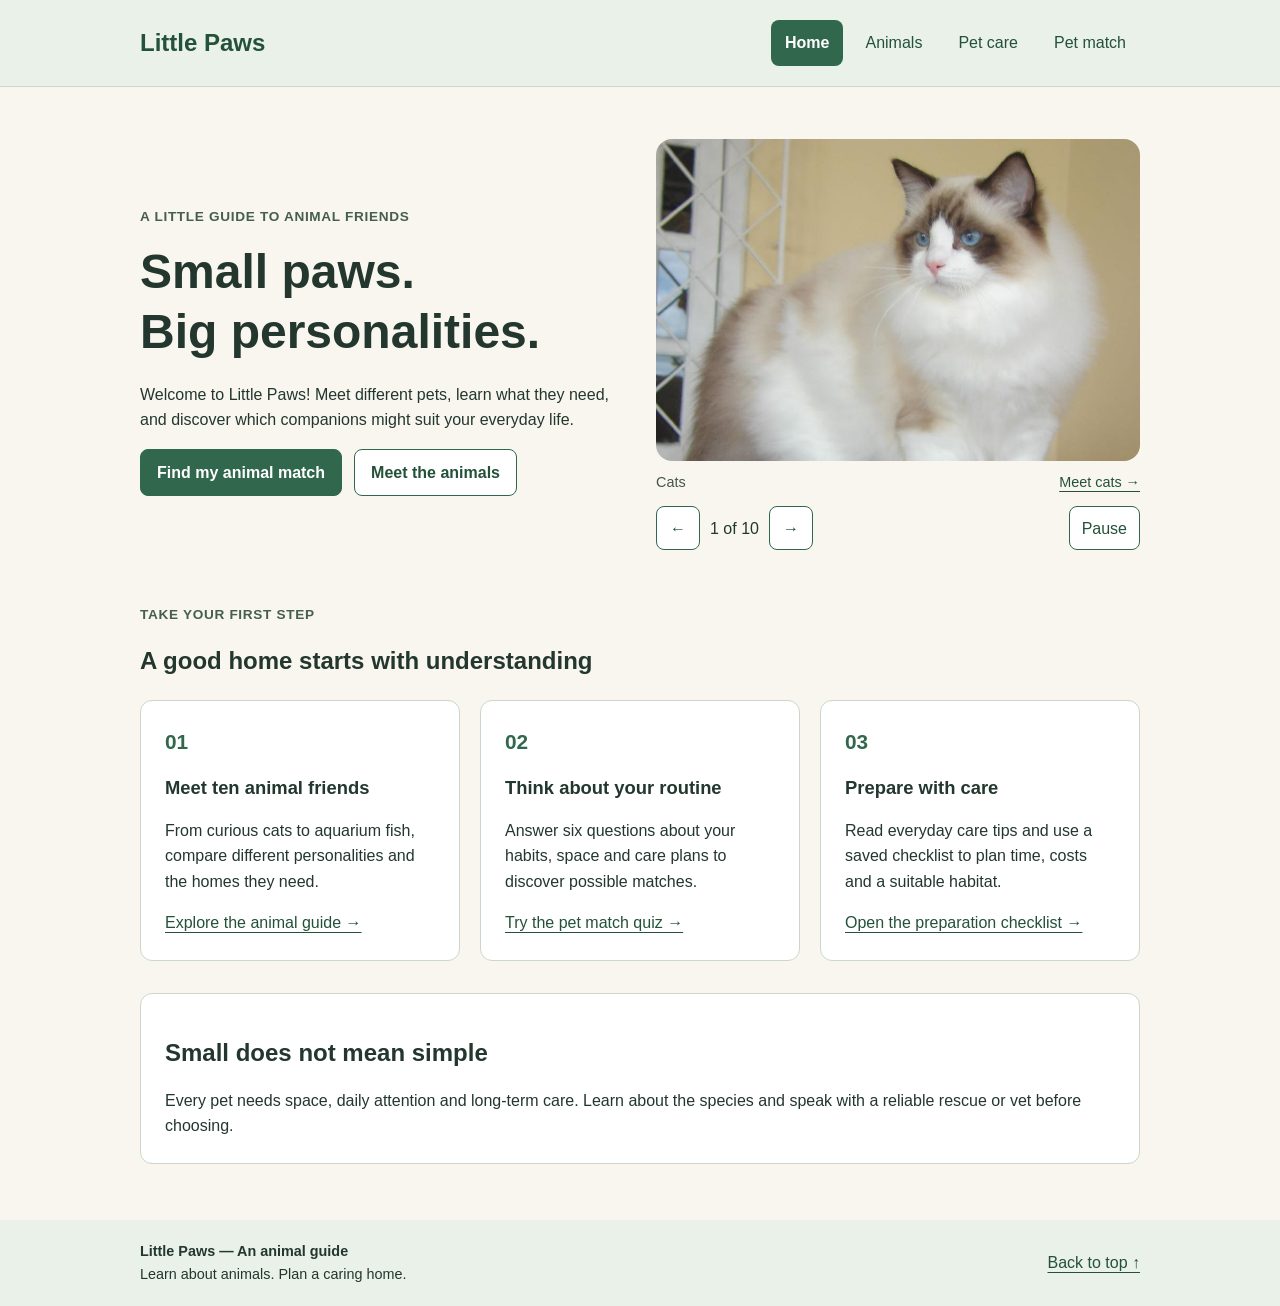
<file: index.html>
<!DOCTYPE html>
<html lang="en">
<head>
  <meta charset="UTF-8">
  <meta name="viewport" content="width=device-width, initial-scale=1">
  <title>Home | Little Paws</title>
  <meta name="description" content="Meet ten animal companions, explore simple pet-care advice and find an animal that might suit your lifestyle.">
  <link rel="icon" type="image/png" sizes="32x32" href="favicon-32.png">
  <link rel="stylesheet" href="styles.css">
  <script src="carousel.js" defer></script>
</head>
<body>
  <a class="skip-link" href="#main">Skip to content</a>
  <header id="top" tabindex="-1">
    <div class="header-inner">
      <p class="site-name"><a href="index.html">Little Paws</a></p>
      <nav aria-label="Main navigation">
        <a href="index.html" aria-current="page">Home</a>
        <a href="animals.html">Animals</a>
        <a href="care.html">Pet care</a>
        <a href="quiz.html">Pet match</a>
      </nav>
    </div>
  </header>

  <main id="main" tabindex="-1">
    <!-- The hero has two columns on a computer and one on a phone. -->
    <section class="hero" aria-labelledby="welcome-title">
      <div>
        <p class="eyebrow">A little guide to animal friends</p>
        <h1 id="welcome-title">Small paws.<br>Big personalities.</h1>
        <p>Welcome to Little Paws! Meet different pets, learn what they need, and discover which companions might suit your everyday life.</p>
        <div class="button-row">
          <a class="primary-link" href="quiz.html">Find my animal match</a>
          <a class="secondary-button" href="animals.html">Meet the animals</a>
        </div>
      </div>
      <div class="pet-carousel" aria-label="Pet photo slideshow">
        <div class="carousel-photos">
          <figure class="carousel-slide is-active" >
            <img src="images/cat-ragdoll.jpg" style="object-position: center top" alt="A fluffy blue-eyed Ragdoll cat with a white coat and pink nose" width="640" height="430" fetchpriority="high">
            <figcaption>Cats <a href="animal-cat.html">Meet cats &rarr;</a></figcaption>
          </figure>
          <figure class="carousel-slide" hidden>
            <img src="images/dog.jpg" alt="A small white puppy sitting outside" width="640" height="430" loading="lazy">
            <figcaption>Dogs <a href="animal-dog.html">Meet dogs &rarr;</a></figcaption>
          </figure>
          <figure class="carousel-slide" hidden>
            <img src="images/rabbit.jpg" alt="A white rabbit sitting outdoors" width="640" height="430" loading="lazy">
            <figcaption>Rabbits <a href="animal-rabbit.html">Meet rabbits &rarr;</a></figcaption>
          </figure>
          <figure class="carousel-slide" hidden>
            <img src="images/hamster.jpg" alt="A white hamster beside its enclosure" width="640" height="430" loading="lazy">
            <figcaption>Hamsters <a href="animal-hamster.html">Meet hamsters &rarr;</a></figcaption>
          </figure>
          <figure class="carousel-slide" hidden>
            <img src="images/guinea-pig.jpg" alt="Two guinea pigs sitting together" width="445" height="445" loading="lazy">
            <figcaption>Guinea pigs <a href="animal-guinea-pig.html">Meet guinea pigs &rarr;</a></figcaption>
          </figure>
          <figure class="carousel-slide" hidden>
            <img src="images/budgie.jpg" alt="A green and yellow budgie" width="640" height="430" loading="lazy">
            <figcaption>Budgies <a href="animal-budgie.html">Meet budgies &rarr;</a></figcaption>
          </figure>
          <figure class="carousel-slide" hidden>
            <img src="images/fish.jpg" alt="A striped angelfish swimming among aquarium plants" width="600" height="490" loading="lazy">
            <figcaption>Aquarium fish <a href="animal-fish.html">Meet aquarium fish &rarr;</a></figcaption>
          </figure>
          <figure class="carousel-slide" hidden>
            <img src="images/snake.jpg" alt="An orange corn snake curled into a relaxed coil" loading="lazy">
            <figcaption>Snakes <a href="animal-snake.html">Meet snakes &rarr;</a></figcaption>
          </figure>
          <figure class="carousel-slide" hidden>
            <img src="images/hedgehog.jpg" alt="An African pygmy hedgehog with a pale face and tiny dark nose" loading="lazy">
            <figcaption>Hedgehogs <a href="animal-hedgehog.html">Meet hedgehogs &rarr;</a></figcaption>
          </figure>
          <figure class="carousel-slide" hidden>
            <img src="images/turtle.jpg" alt="A common musk turtle with yellow face stripes looking out beside green plants" loading="lazy">
            <figcaption>Turtles <a href="animal-turtle.html">Meet turtles &rarr;</a></figcaption>
          </figure>
        </div>
        <div class="carousel-controls">
          <button type="button" id="carousel-prev" aria-label="Previous photo">&larr;</button>
          <span id="carousel-count" aria-live="off">1 of 10</span>
          <button type="button" id="carousel-next" aria-label="Next photo">&rarr;</button>
          <button type="button" id="carousel-toggle" aria-pressed="false">Pause</button>
        </div>
      </div>
    </section>

    <section class="home-explore" aria-labelledby="explore-title">
      <p class="eyebrow">Take your first step</p>
      <h2 id="explore-title">A good home starts with understanding</h2>
      <div class="feature-grid">
        <article class="animal-card">
          <span class="step-number" aria-hidden="true">01</span>
          <h3>Meet ten animal friends</h3>
          <p>From curious cats to aquarium fish, compare different personalities and the homes they need.</p>
          <a href="animals.html">Explore the animal guide &rarr;</a>
        </article>
        <article class="animal-card">
          <span class="step-number" aria-hidden="true">02</span>
          <h3>Think about your routine</h3>
          <p>Answer six questions about your habits, space and care plans to discover possible matches.</p>
          <a href="quiz.html">Try the pet match quiz &rarr;</a>
        </article>
        <article class="animal-card">
          <span class="step-number" aria-hidden="true">03</span>
          <h3>Prepare with care</h3>
          <p>Read everyday care tips and use a saved checklist to plan time, costs and a suitable habitat.</p>
          <a href="care.html#care-checklist">Open the preparation checklist &rarr;</a>
        </article>
      </div>
    </section>
    <aside class="info-note" aria-labelledby="home-reminder">
      <h2 id="home-reminder">Small does not mean simple</h2>
      <p>Every pet needs space, daily attention and long-term care. Learn about the species and speak with a reliable rescue or vet before choosing.</p>
    </aside>
  </main>

  <footer>
    <div class="footer-inner">
      <div>
        <p class="footer-title">Little Paws — An animal guide</p>
        <p>Learn about animals. Plan a caring home.</p>
      </div>
      <a href="#top">Back to top &uarr;</a>
    </div>
  </footer>
</body>
</html>
</file>
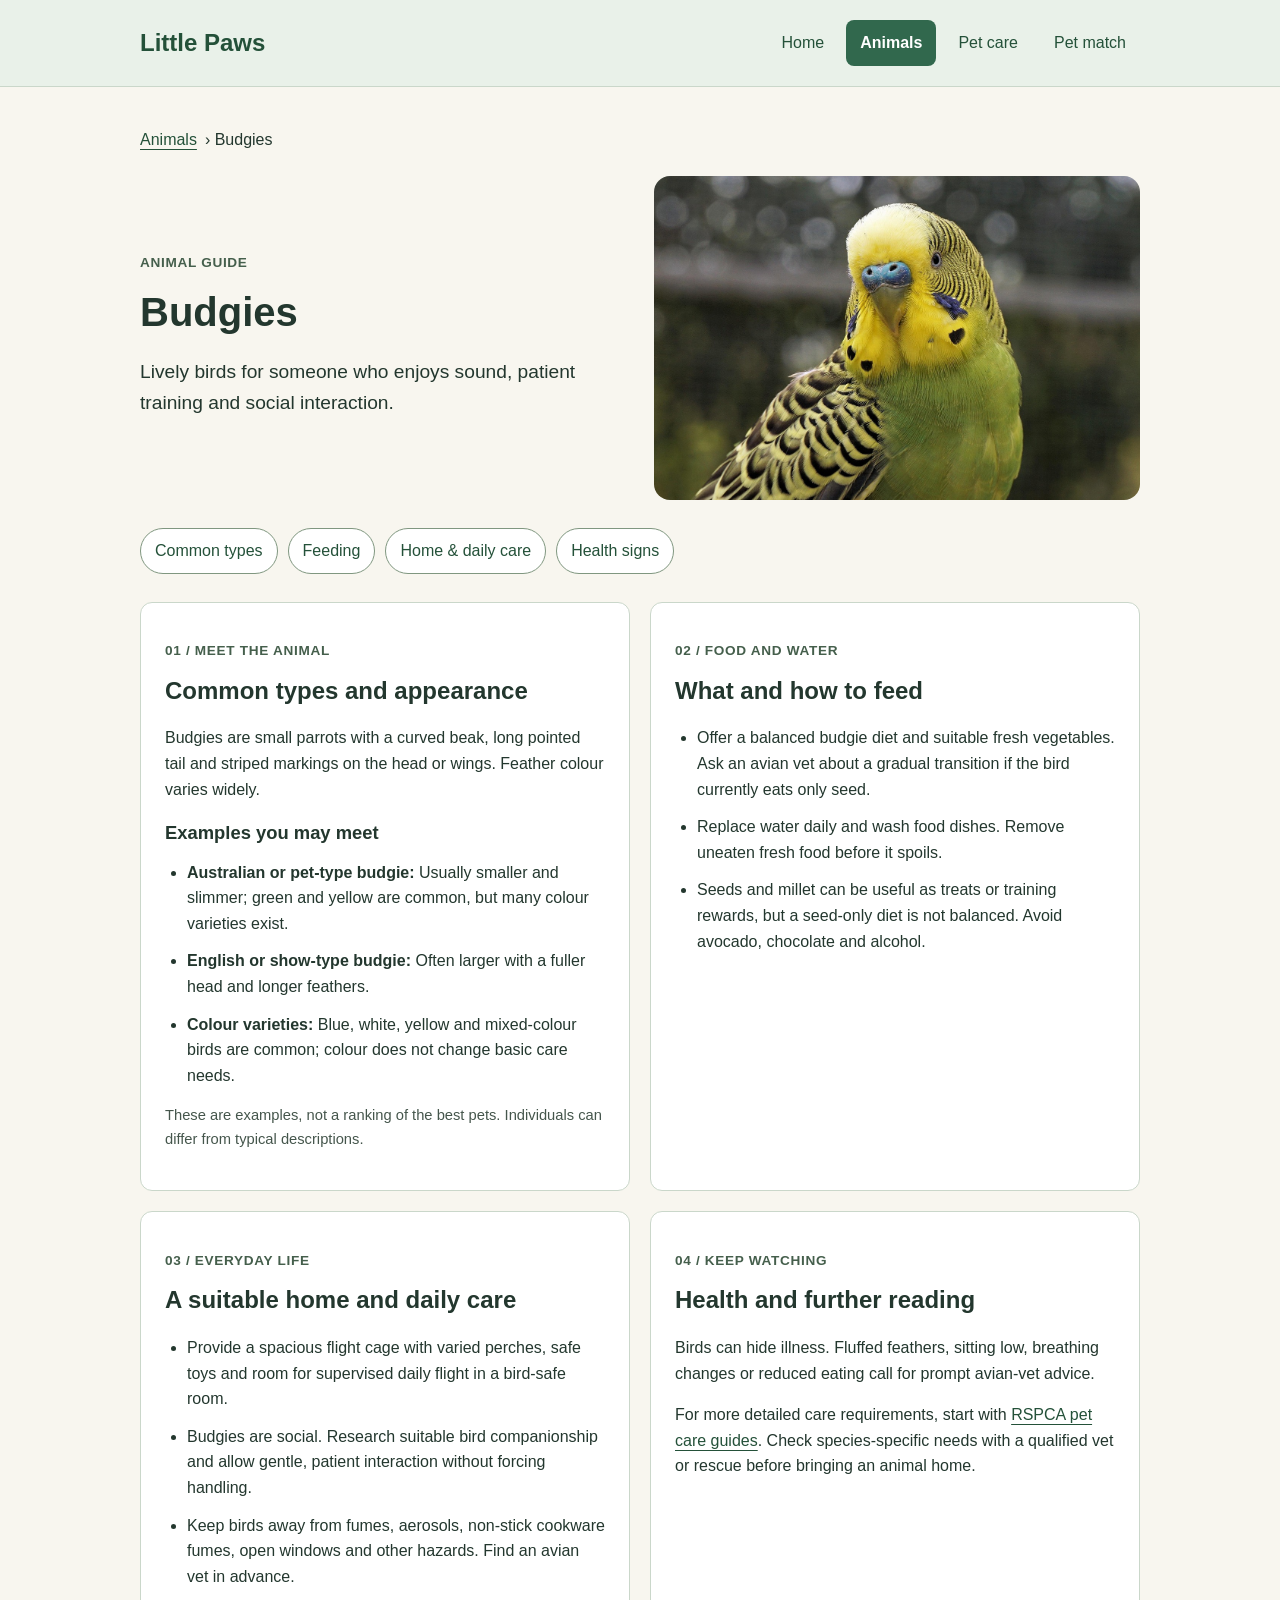
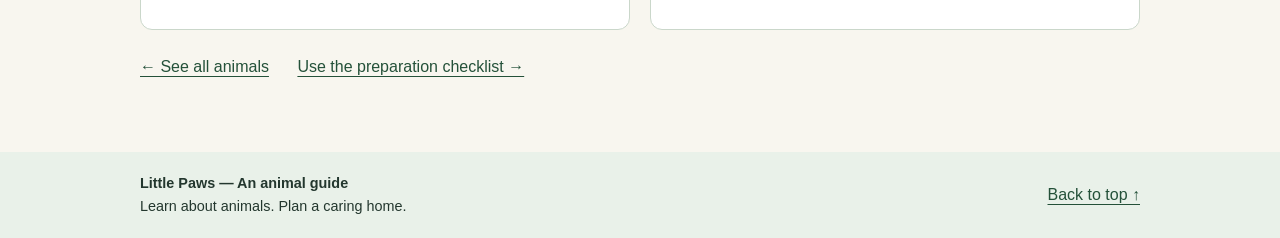
<file: animal-budgie.html>
<!DOCTYPE html>
<html lang="en">
<head>
  <meta charset="UTF-8">
  <meta name="viewport" content="width=device-width, initial-scale=1">
  <title>Budgies | Little Paws</title>
  <meta name="description" content="Explore common types, appearance, feeding and daily care for budgie.">
  <link rel="icon" type="image/png" sizes="32x32" href="favicon-32.png">
  <link rel="stylesheet" href="styles.css">
</head>
<body>
  <a class="skip-link" href="#main">Skip to content</a>
  <header id="top" tabindex="-1">
    <div class="header-inner">
      <p class="site-name"><a href="index.html">Little Paws</a></p>
      <nav aria-label="Main navigation">
        <a href="index.html">Home</a>
        <a href="animals.html" aria-current="page">Animals</a>
        <a href="care.html">Pet care</a>
        <a href="quiz.html">Pet match</a>
      </nav>
    </div>
  </header>

  <main id="main" tabindex="-1">
    <nav class="breadcrumb" aria-label="Breadcrumb"><a href="animals.html">Animals</a> &rsaquo; Budgies</nav>
    <article class="pet-detail">
      <div class="pet-detail-copy">
        <p class="eyebrow">Animal guide</p>
        <h1>Budgies</h1>
        <p class="pet-detail-lead">Lively birds for someone who enjoys sound, patient training and social interaction.</p>
      </div>
      <img class="pet-detail-image" src="images/budgie.jpg" alt="A green and yellow budgie" width="640" height="430">
    </article>
    <nav class="guide-jump" aria-label="On this page">
      <a href="#types">Common types</a>
      <a href="#feeding">Feeding</a>
      <a href="#home-care">Home &amp; daily care</a>
      <a href="#health">Health signs</a>
    </nav>
    <div class="guide-sections">
      <section class="guide-panel" id="types" aria-labelledby="types-title">
        <p class="eyebrow">01 / Meet the animal</p>
        <h2 id="types-title">Common types and appearance</h2>
        <p>Budgies are small parrots with a curved beak, long pointed tail and striped markings on the head or wings. Feather colour varies widely.</p>
        <h3>Examples you may meet</h3>
        <ul>
          <li><strong>Australian or pet-type budgie:</strong> Usually smaller and slimmer; green and yellow are common, but many colour varieties exist.</li>
          <li><strong>English or show-type budgie:</strong> Often larger with a fuller head and longer feathers.</li>
          <li><strong>Colour varieties:</strong> Blue, white, yellow and mixed-colour birds are common; colour does not change basic care needs.</li>
        </ul>
        <p class="guide-note">These are examples, not a ranking of the best pets. Individuals can differ from typical descriptions.</p>
      </section>
      <section class="guide-panel" id="feeding" aria-labelledby="feeding-title">
        <p class="eyebrow">02 / Food and water</p>
        <h2 id="feeding-title">What and how to feed</h2>
        <ul>
          <li>Offer a balanced budgie diet and suitable fresh vegetables. Ask an avian vet about a gradual transition if the bird currently eats only seed.</li>
          <li>Replace water daily and wash food dishes. Remove uneaten fresh food before it spoils.</li>
          <li>Seeds and millet can be useful as treats or training rewards, but a seed-only diet is not balanced. Avoid avocado, chocolate and alcohol.</li>
        </ul>
      </section>
      <section class="guide-panel" id="home-care" aria-labelledby="home-title">
        <p class="eyebrow">03 / Everyday life</p>
        <h2 id="home-title">A suitable home and daily care</h2>
        <ul>
          <li>Provide a spacious flight cage with varied perches, safe toys and room for supervised daily flight in a bird-safe room.</li>
          <li>Budgies are social. Research suitable bird companionship and allow gentle, patient interaction without forcing handling.</li>
          <li>Keep birds away from fumes, aerosols, non-stick cookware fumes, open windows and other hazards. Find an avian vet in advance.</li>
        </ul>
      </section>
      <section class="guide-panel" id="health" aria-labelledby="health-title">
        <p class="eyebrow">04 / Keep watching</p>
        <h2 id="health-title">Health and further reading</h2>
        <p>Birds can hide illness. Fluffed feathers, sitting low, breathing changes or reduced eating call for prompt avian-vet advice.</p>
        <p>For more detailed care requirements, start with <a href="https://www.rspca.org.uk/adviceandwelfare/pets">RSPCA pet care guides</a>. Check species-specific needs with a qualified vet or rescue before bringing an animal home.</p>
      </section>
    </div>

    <p class="detail-next"><a href="animals.html">&larr; See all animals</a> &nbsp; <a href="care.html#care-checklist">Use the preparation checklist &rarr;</a></p>
  </main>

  <footer>
    <div class="footer-inner">
      <div>
        <p class="footer-title">Little Paws — An animal guide</p>
        <p>Learn about animals. Plan a caring home.</p>
      </div>
      <a href="#top">Back to top &uarr;</a>
    </div>
  </footer>
</body>
</html>
</file>
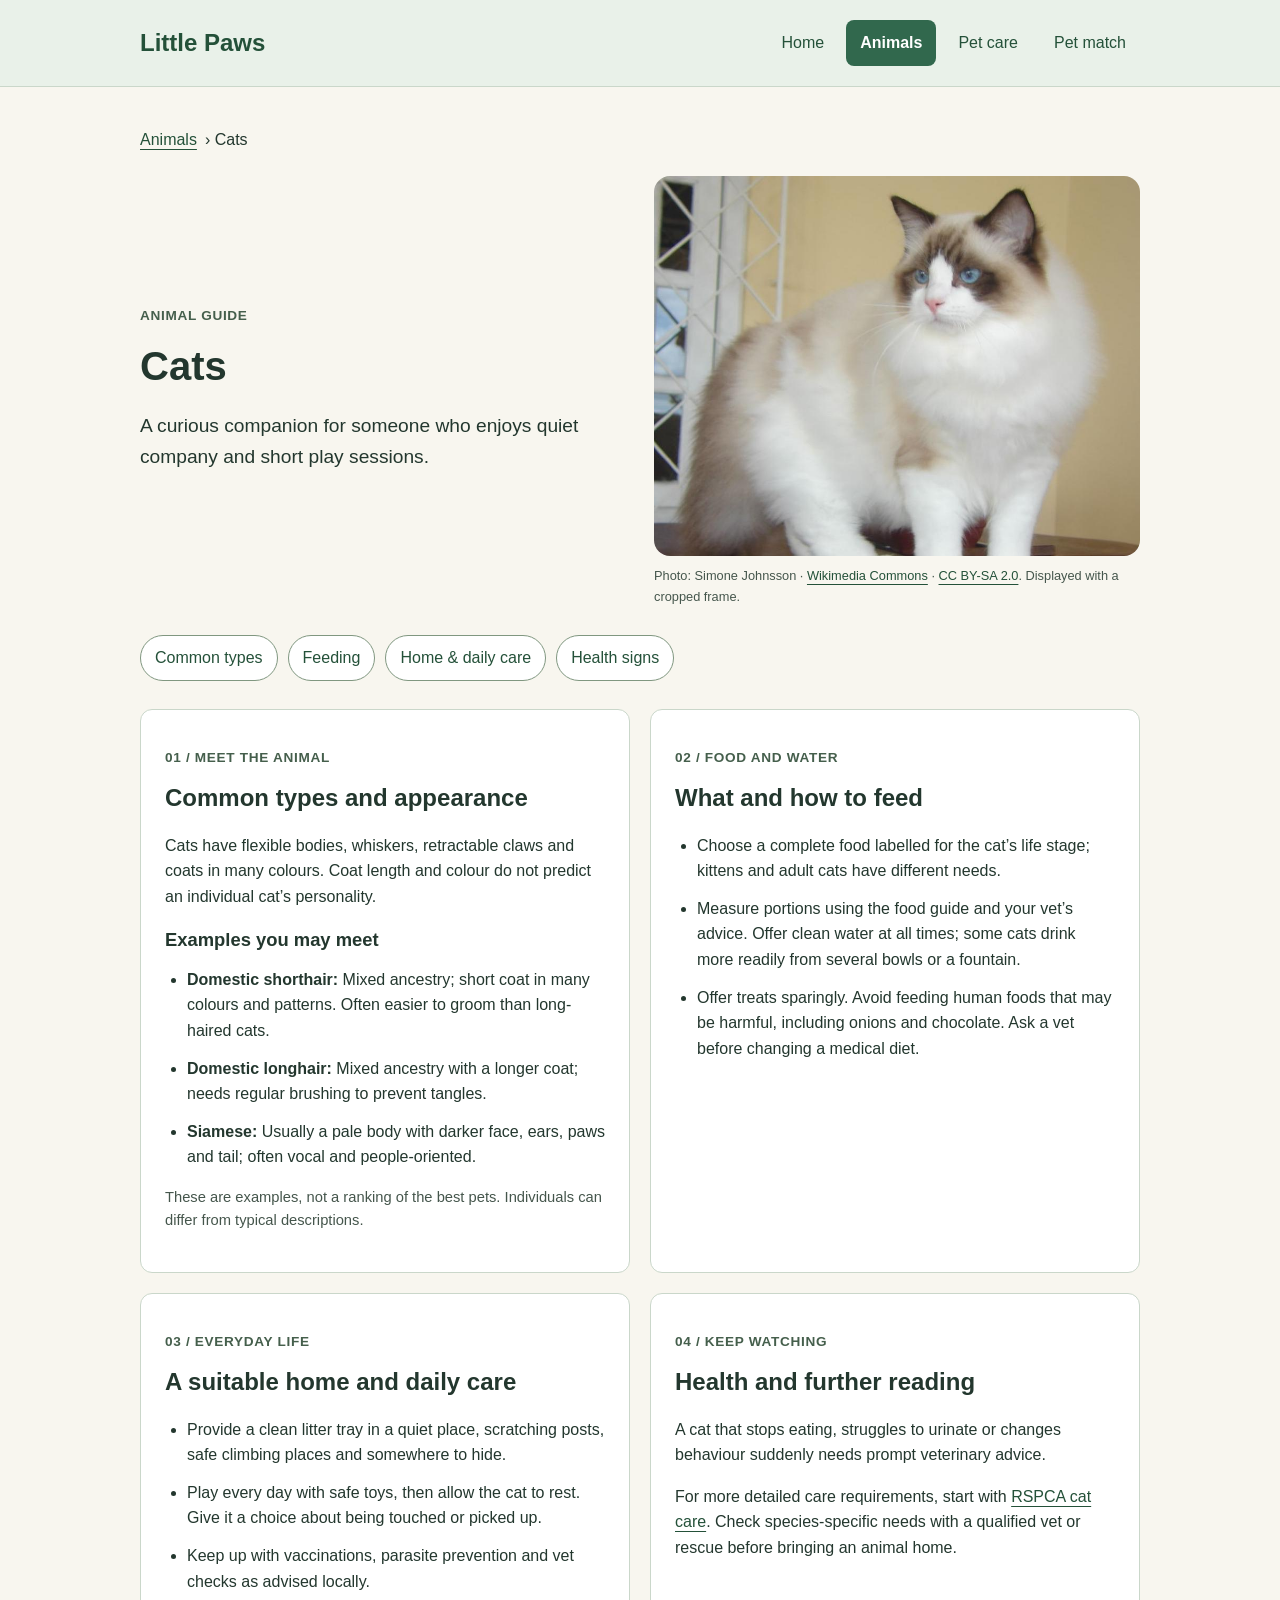
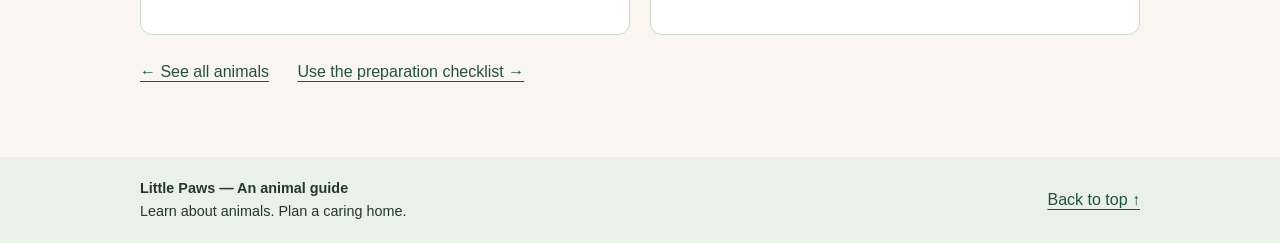
<file: animal-cat.html>
<!DOCTYPE html>
<html lang="en">
<head>
  <meta charset="UTF-8">
  <meta name="viewport" content="width=device-width, initial-scale=1">
  <title>Cats | Little Paws</title>
  <meta name="description" content="Explore common types, appearance, feeding and daily care for cat.">
  <link rel="icon" type="image/png" sizes="32x32" href="favicon-32.png">
  <link rel="stylesheet" href="styles.css">
</head>
<body>
  <a class="skip-link" href="#main">Skip to content</a>
  <header id="top" tabindex="-1">
    <div class="header-inner">
      <p class="site-name"><a href="index.html">Little Paws</a></p>
      <nav aria-label="Main navigation">
        <a href="index.html">Home</a>
        <a href="animals.html" aria-current="page">Animals</a>
        <a href="care.html">Pet care</a>
        <a href="quiz.html">Pet match</a>
      </nav>
    </div>
  </header>

  <main id="main" tabindex="-1">
    <nav class="breadcrumb" aria-label="Breadcrumb"><a href="animals.html">Animals</a> &rsaquo; Cats</nav>
    <article class="pet-detail">
      <div class="pet-detail-copy">
        <p class="eyebrow">Animal guide</p>
        <h1>Cats</h1>
        <p class="pet-detail-lead">A curious companion for someone who enjoys quiet company and short play sessions.</p>
      </div>
      <figure class="pet-portrait">
      <img class="pet-detail-image" src="images/cat-ragdoll.jpg" style="object-position: center top" alt="A fluffy blue-eyed Ragdoll cat with a white coat and pink nose" width="640" height="430">
        <figcaption class="photo-credit">Photo: Simone Johnsson &middot; <a href="https://commons.wikimedia.org/wiki/File:Ragdoll_from_Gatil_Ragbelas.jpg">Wikimedia Commons</a> &middot; <a href="https://creativecommons.org/licenses/by-sa/2.0/">CC BY-SA 2.0</a>. Displayed with a cropped frame.</figcaption>
      </figure>
    </article>
    <nav class="guide-jump" aria-label="On this page">
      <a href="#types">Common types</a>
      <a href="#feeding">Feeding</a>
      <a href="#home-care">Home &amp; daily care</a>
      <a href="#health">Health signs</a>
    </nav>
    <div class="guide-sections">
      <section class="guide-panel" id="types" aria-labelledby="types-title">
        <p class="eyebrow">01 / Meet the animal</p>
        <h2 id="types-title">Common types and appearance</h2>
        <p>Cats have flexible bodies, whiskers, retractable claws and coats in many colours. Coat length and colour do not predict an individual cat’s personality.</p>
        <h3>Examples you may meet</h3>
        <ul>
          <li><strong>Domestic shorthair:</strong> Mixed ancestry; short coat in many colours and patterns. Often easier to groom than long-haired cats.</li>
          <li><strong>Domestic longhair:</strong> Mixed ancestry with a longer coat; needs regular brushing to prevent tangles.</li>
          <li><strong>Siamese:</strong> Usually a pale body with darker face, ears, paws and tail; often vocal and people-oriented.</li>
        </ul>
        <p class="guide-note">These are examples, not a ranking of the best pets. Individuals can differ from typical descriptions.</p>
      </section>
      <section class="guide-panel" id="feeding" aria-labelledby="feeding-title">
        <p class="eyebrow">02 / Food and water</p>
        <h2 id="feeding-title">What and how to feed</h2>
        <ul>
          <li>Choose a complete food labelled for the cat’s life stage; kittens and adult cats have different needs.</li>
          <li>Measure portions using the food guide and your vet’s advice. Offer clean water at all times; some cats drink more readily from several bowls or a fountain.</li>
          <li>Offer treats sparingly. Avoid feeding human foods that may be harmful, including onions and chocolate. Ask a vet before changing a medical diet.</li>
        </ul>
      </section>
      <section class="guide-panel" id="home-care" aria-labelledby="home-title">
        <p class="eyebrow">03 / Everyday life</p>
        <h2 id="home-title">A suitable home and daily care</h2>
        <ul>
          <li>Provide a clean litter tray in a quiet place, scratching posts, safe climbing places and somewhere to hide.</li>
          <li>Play every day with safe toys, then allow the cat to rest. Give it a choice about being touched or picked up.</li>
          <li>Keep up with vaccinations, parasite prevention and vet checks as advised locally.</li>
        </ul>
      </section>
      <section class="guide-panel" id="health" aria-labelledby="health-title">
        <p class="eyebrow">04 / Keep watching</p>
        <h2 id="health-title">Health and further reading</h2>
        <p>A cat that stops eating, struggles to urinate or changes behaviour suddenly needs prompt veterinary advice.</p>
        <p>For more detailed care requirements, start with <a href="https://www.rspca.org.uk/adviceandwelfare/pets/cats">RSPCA cat care</a>. Check species-specific needs with a qualified vet or rescue before bringing an animal home.</p>
      </section>
    </div>

    <p class="detail-next"><a href="animals.html">&larr; See all animals</a> &nbsp; <a href="care.html#care-checklist">Use the preparation checklist &rarr;</a></p>
  </main>

  <footer>
    <div class="footer-inner">
      <div>
        <p class="footer-title">Little Paws — An animal guide</p>
        <p>Learn about animals. Plan a caring home.</p>
      </div>
      <a href="#top">Back to top &uarr;</a>
    </div>
  </footer>
</body>
</html>
</file>
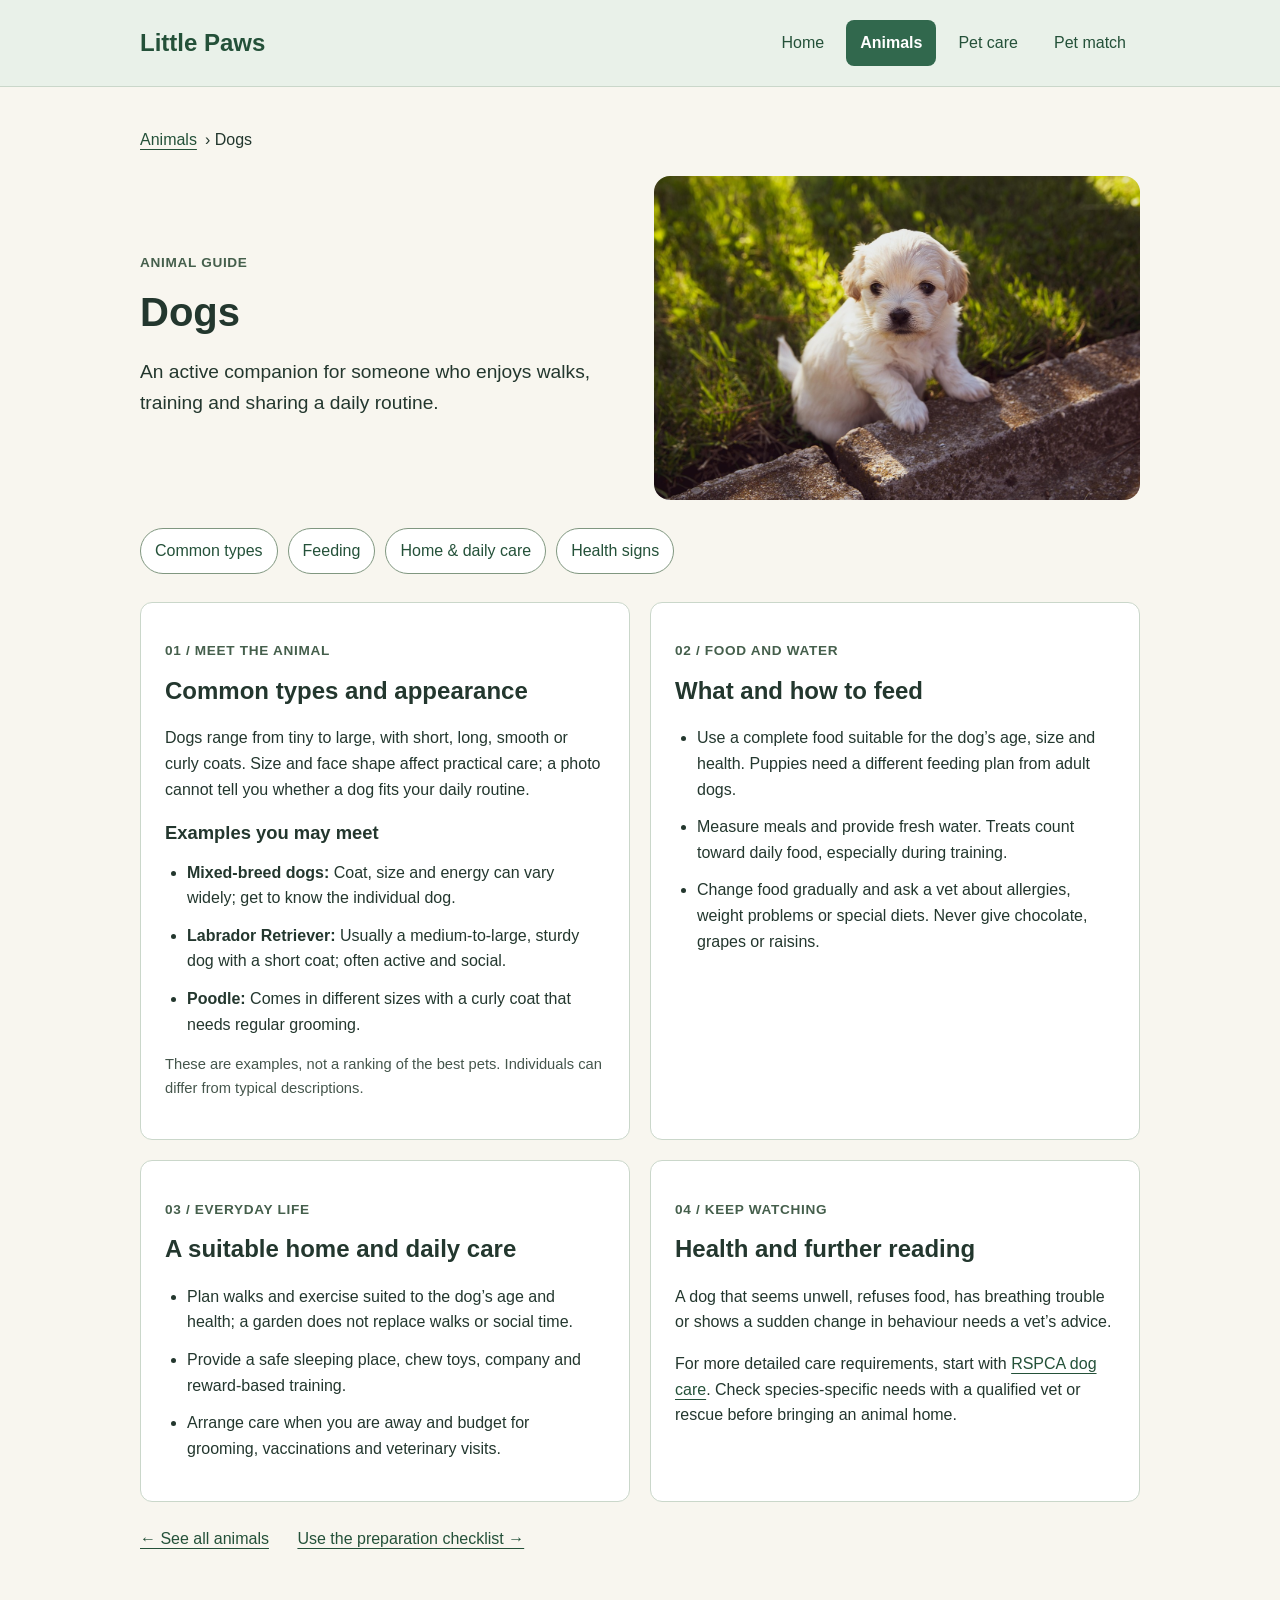
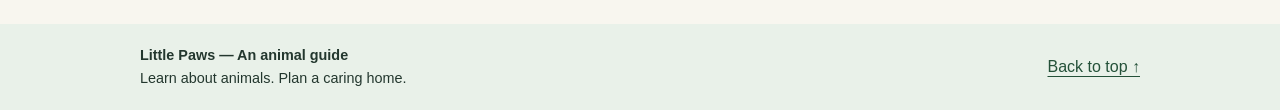
<file: animal-dog.html>
<!DOCTYPE html>
<html lang="en">
<head>
  <meta charset="UTF-8">
  <meta name="viewport" content="width=device-width, initial-scale=1">
  <title>Dogs | Little Paws</title>
  <meta name="description" content="Explore common types, appearance, feeding and daily care for dog.">
  <link rel="icon" type="image/png" sizes="32x32" href="favicon-32.png">
  <link rel="stylesheet" href="styles.css">
</head>
<body>
  <a class="skip-link" href="#main">Skip to content</a>
  <header id="top" tabindex="-1">
    <div class="header-inner">
      <p class="site-name"><a href="index.html">Little Paws</a></p>
      <nav aria-label="Main navigation">
        <a href="index.html">Home</a>
        <a href="animals.html" aria-current="page">Animals</a>
        <a href="care.html">Pet care</a>
        <a href="quiz.html">Pet match</a>
      </nav>
    </div>
  </header>

  <main id="main" tabindex="-1">
    <nav class="breadcrumb" aria-label="Breadcrumb"><a href="animals.html">Animals</a> &rsaquo; Dogs</nav>
    <article class="pet-detail">
      <div class="pet-detail-copy">
        <p class="eyebrow">Animal guide</p>
        <h1>Dogs</h1>
        <p class="pet-detail-lead">An active companion for someone who enjoys walks, training and sharing a daily routine.</p>
      </div>
      <img class="pet-detail-image" src="images/dog.jpg" alt="A small white puppy sitting outside" width="640" height="430">
    </article>
    <nav class="guide-jump" aria-label="On this page">
      <a href="#types">Common types</a>
      <a href="#feeding">Feeding</a>
      <a href="#home-care">Home &amp; daily care</a>
      <a href="#health">Health signs</a>
    </nav>
    <div class="guide-sections">
      <section class="guide-panel" id="types" aria-labelledby="types-title">
        <p class="eyebrow">01 / Meet the animal</p>
        <h2 id="types-title">Common types and appearance</h2>
        <p>Dogs range from tiny to large, with short, long, smooth or curly coats. Size and face shape affect practical care; a photo cannot tell you whether a dog fits your daily routine.</p>
        <h3>Examples you may meet</h3>
        <ul>
          <li><strong>Mixed-breed dogs:</strong> Coat, size and energy can vary widely; get to know the individual dog.</li>
          <li><strong>Labrador Retriever:</strong> Usually a medium-to-large, sturdy dog with a short coat; often active and social.</li>
          <li><strong>Poodle:</strong> Comes in different sizes with a curly coat that needs regular grooming.</li>
        </ul>
        <p class="guide-note">These are examples, not a ranking of the best pets. Individuals can differ from typical descriptions.</p>
      </section>
      <section class="guide-panel" id="feeding" aria-labelledby="feeding-title">
        <p class="eyebrow">02 / Food and water</p>
        <h2 id="feeding-title">What and how to feed</h2>
        <ul>
          <li>Use a complete food suitable for the dog’s age, size and health. Puppies need a different feeding plan from adult dogs.</li>
          <li>Measure meals and provide fresh water. Treats count toward daily food, especially during training.</li>
          <li>Change food gradually and ask a vet about allergies, weight problems or special diets. Never give chocolate, grapes or raisins.</li>
        </ul>
      </section>
      <section class="guide-panel" id="home-care" aria-labelledby="home-title">
        <p class="eyebrow">03 / Everyday life</p>
        <h2 id="home-title">A suitable home and daily care</h2>
        <ul>
          <li>Plan walks and exercise suited to the dog’s age and health; a garden does not replace walks or social time.</li>
          <li>Provide a safe sleeping place, chew toys, company and reward-based training.</li>
          <li>Arrange care when you are away and budget for grooming, vaccinations and veterinary visits.</li>
        </ul>
      </section>
      <section class="guide-panel" id="health" aria-labelledby="health-title">
        <p class="eyebrow">04 / Keep watching</p>
        <h2 id="health-title">Health and further reading</h2>
        <p>A dog that seems unwell, refuses food, has breathing trouble or shows a sudden change in behaviour needs a vet’s advice.</p>
        <p>For more detailed care requirements, start with <a href="https://www.rspca.org.uk/adviceandwelfare/pets/dogs">RSPCA dog care</a>. Check species-specific needs with a qualified vet or rescue before bringing an animal home.</p>
      </section>
    </div>

    <p class="detail-next"><a href="animals.html">&larr; See all animals</a> &nbsp; <a href="care.html#care-checklist">Use the preparation checklist &rarr;</a></p>
  </main>

  <footer>
    <div class="footer-inner">
      <div>
        <p class="footer-title">Little Paws — An animal guide</p>
        <p>Learn about animals. Plan a caring home.</p>
      </div>
      <a href="#top">Back to top &uarr;</a>
    </div>
  </footer>
</body>
</html>
</file>
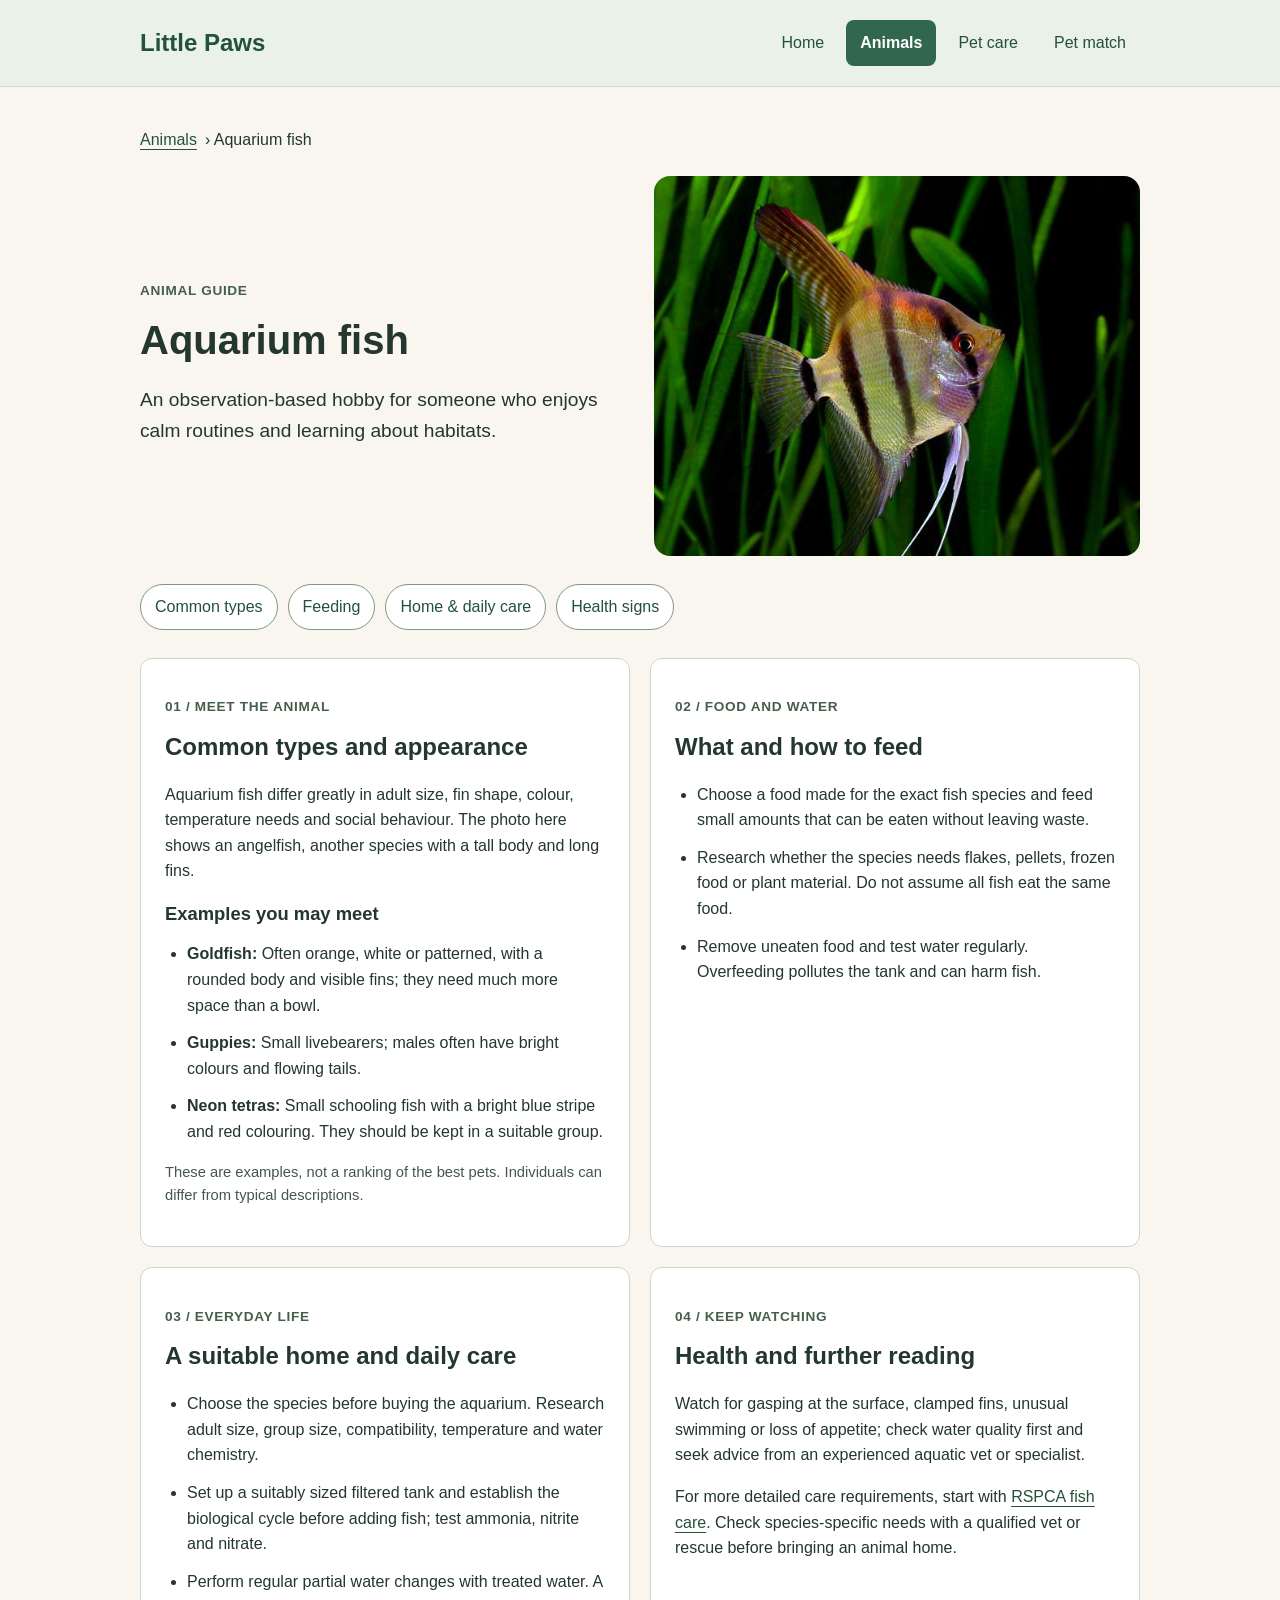
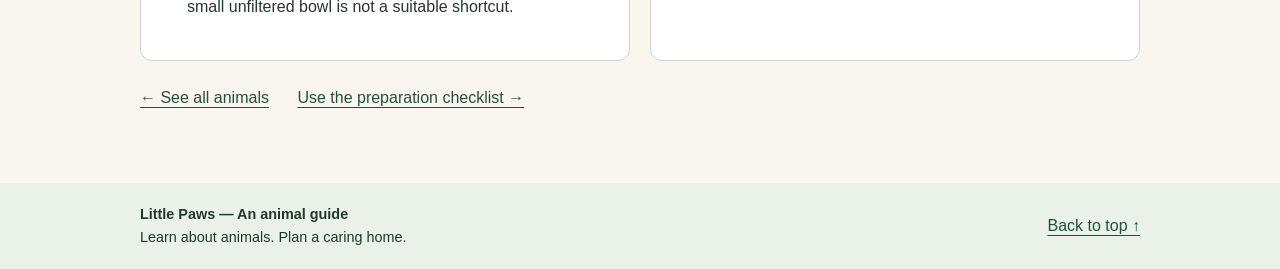
<file: animal-fish.html>
<!DOCTYPE html>
<html lang="en">
<head>
  <meta charset="UTF-8">
  <meta name="viewport" content="width=device-width, initial-scale=1">
  <title>Aquarium fish | Little Paws</title>
  <meta name="description" content="Explore common types, appearance, feeding and daily care for fish.">
  <link rel="icon" type="image/png" sizes="32x32" href="favicon-32.png">
  <link rel="stylesheet" href="styles.css">
</head>
<body>
  <a class="skip-link" href="#main">Skip to content</a>
  <header id="top" tabindex="-1">
    <div class="header-inner">
      <p class="site-name"><a href="index.html">Little Paws</a></p>
      <nav aria-label="Main navigation">
        <a href="index.html">Home</a>
        <a href="animals.html" aria-current="page">Animals</a>
        <a href="care.html">Pet care</a>
        <a href="quiz.html">Pet match</a>
      </nav>
    </div>
  </header>

  <main id="main" tabindex="-1">
    <nav class="breadcrumb" aria-label="Breadcrumb"><a href="animals.html">Animals</a> &rsaquo; Aquarium fish</nav>
    <article class="pet-detail">
      <div class="pet-detail-copy">
        <p class="eyebrow">Animal guide</p>
        <h1>Aquarium fish</h1>
        <p class="pet-detail-lead">An observation-based hobby for someone who enjoys calm routines and learning about habitats.</p>
      </div>
      <img class="pet-detail-image" src="images/fish.jpg" alt="A striped angelfish swimming among aquarium plants" width="600" height="490">
    </article>
    <nav class="guide-jump" aria-label="On this page">
      <a href="#types">Common types</a>
      <a href="#feeding">Feeding</a>
      <a href="#home-care">Home &amp; daily care</a>
      <a href="#health">Health signs</a>
    </nav>
    <div class="guide-sections">
      <section class="guide-panel" id="types" aria-labelledby="types-title">
        <p class="eyebrow">01 / Meet the animal</p>
        <h2 id="types-title">Common types and appearance</h2>
        <p>Aquarium fish differ greatly in adult size, fin shape, colour, temperature needs and social behaviour. The photo here shows an angelfish, another species with a tall body and long fins.</p>
        <h3>Examples you may meet</h3>
        <ul>
          <li><strong>Goldfish:</strong> Often orange, white or patterned, with a rounded body and visible fins; they need much more space than a bowl.</li>
          <li><strong>Guppies:</strong> Small livebearers; males often have bright colours and flowing tails.</li>
          <li><strong>Neon tetras:</strong> Small schooling fish with a bright blue stripe and red colouring. They should be kept in a suitable group.</li>
        </ul>
        <p class="guide-note">These are examples, not a ranking of the best pets. Individuals can differ from typical descriptions.</p>
      </section>
      <section class="guide-panel" id="feeding" aria-labelledby="feeding-title">
        <p class="eyebrow">02 / Food and water</p>
        <h2 id="feeding-title">What and how to feed</h2>
        <ul>
          <li>Choose a food made for the exact fish species and feed small amounts that can be eaten without leaving waste.</li>
          <li>Research whether the species needs flakes, pellets, frozen food or plant material. Do not assume all fish eat the same food.</li>
          <li>Remove uneaten food and test water regularly. Overfeeding pollutes the tank and can harm fish.</li>
        </ul>
      </section>
      <section class="guide-panel" id="home-care" aria-labelledby="home-title">
        <p class="eyebrow">03 / Everyday life</p>
        <h2 id="home-title">A suitable home and daily care</h2>
        <ul>
          <li>Choose the species before buying the aquarium. Research adult size, group size, compatibility, temperature and water chemistry.</li>
          <li>Set up a suitably sized filtered tank and establish the biological cycle before adding fish; test ammonia, nitrite and nitrate.</li>
          <li>Perform regular partial water changes with treated water. A small unfiltered bowl is not a suitable shortcut.</li>
        </ul>
      </section>
      <section class="guide-panel" id="health" aria-labelledby="health-title">
        <p class="eyebrow">04 / Keep watching</p>
        <h2 id="health-title">Health and further reading</h2>
        <p>Watch for gasping at the surface, clamped fins, unusual swimming or loss of appetite; check water quality first and seek advice from an experienced aquatic vet or specialist.</p>
        <p>For more detailed care requirements, start with <a href="https://www.rspca.org.uk/adviceandwelfare/pets/fish">RSPCA fish care</a>. Check species-specific needs with a qualified vet or rescue before bringing an animal home.</p>
      </section>
    </div>

    <p class="detail-next"><a href="animals.html">&larr; See all animals</a> &nbsp; <a href="care.html#care-checklist">Use the preparation checklist &rarr;</a></p>
  </main>

  <footer>
    <div class="footer-inner">
      <div>
        <p class="footer-title">Little Paws — An animal guide</p>
        <p>Learn about animals. Plan a caring home.</p>
      </div>
      <a href="#top">Back to top &uarr;</a>
    </div>
  </footer>
</body>
</html>
</file>
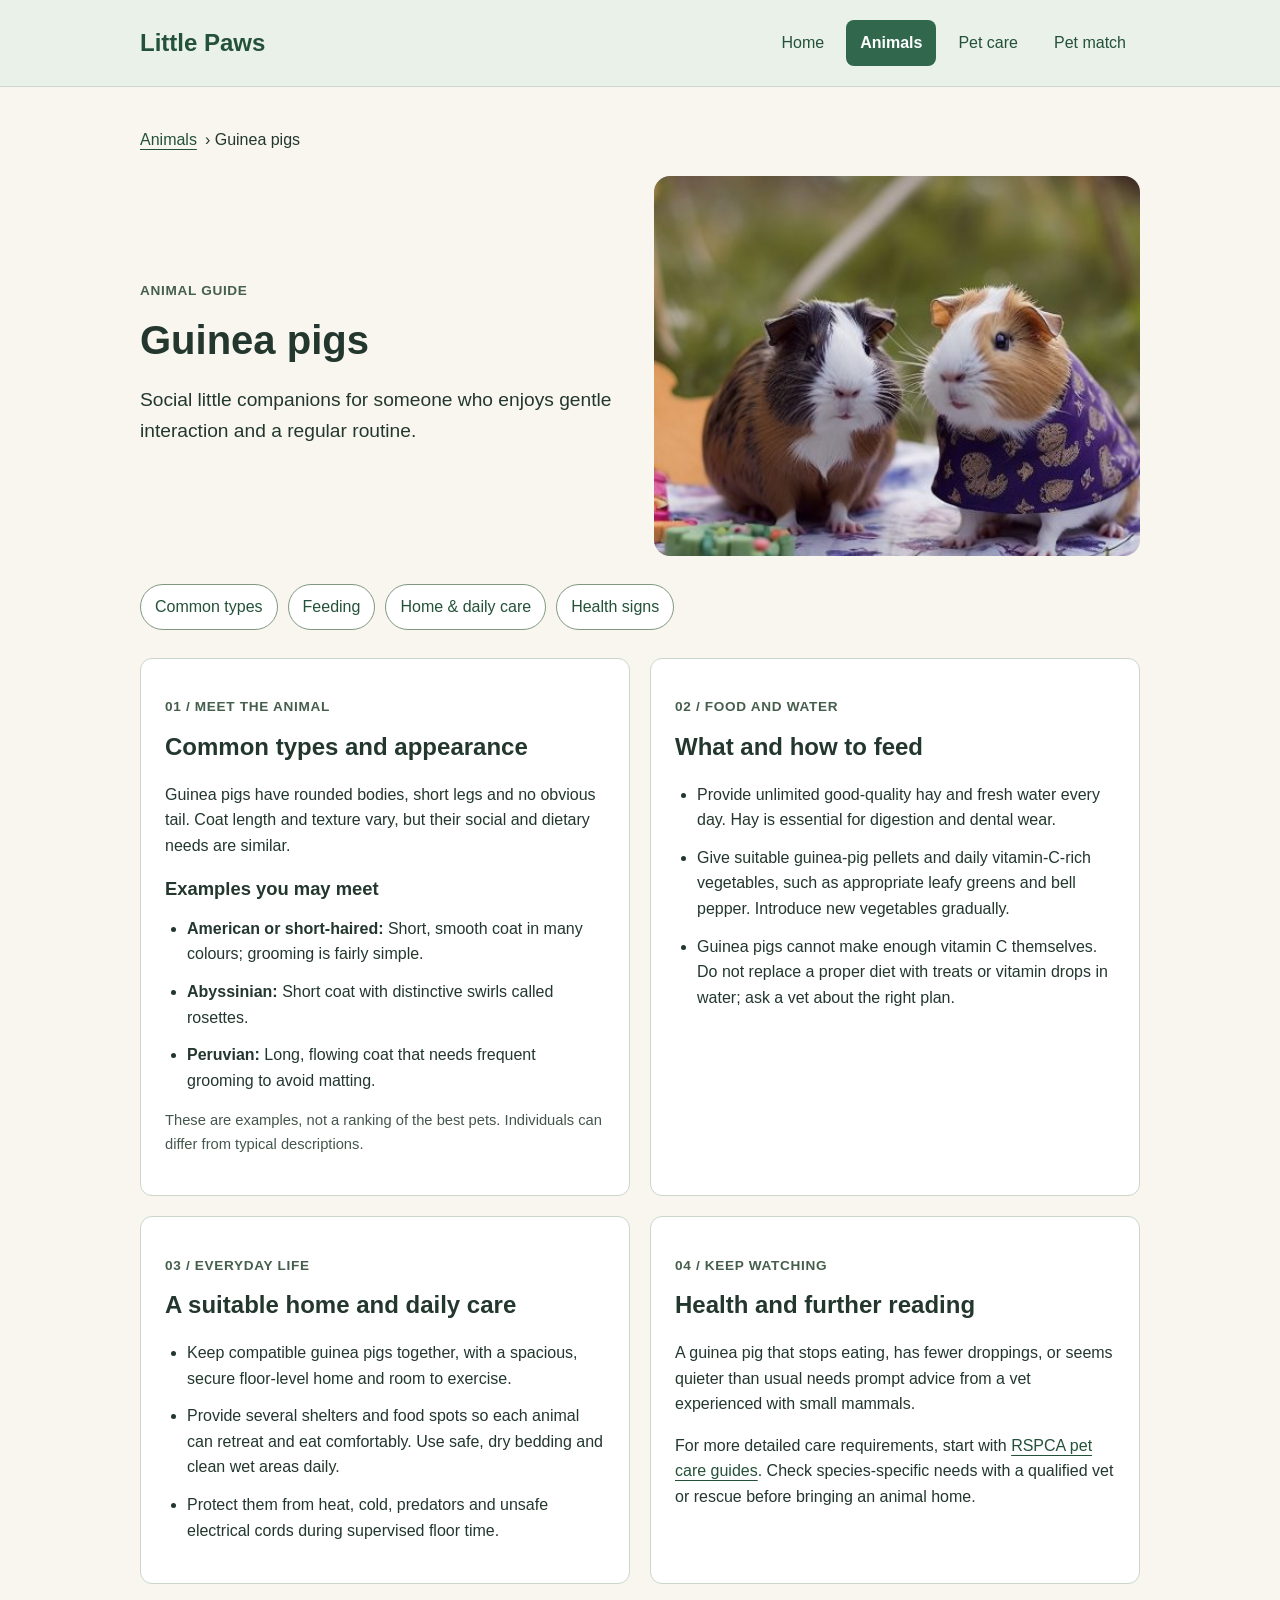
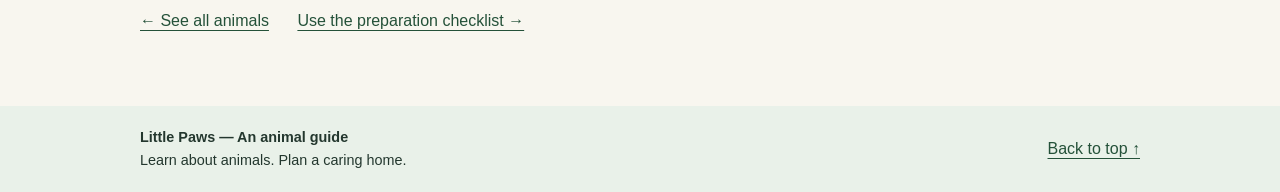
<file: animal-guinea-pig.html>
<!DOCTYPE html>
<html lang="en">
<head>
  <meta charset="UTF-8">
  <meta name="viewport" content="width=device-width, initial-scale=1">
  <title>Guinea pigs | Little Paws</title>
  <meta name="description" content="Explore common types, appearance, feeding and daily care for guinea pig.">
  <link rel="icon" type="image/png" sizes="32x32" href="favicon-32.png">
  <link rel="stylesheet" href="styles.css">
</head>
<body>
  <a class="skip-link" href="#main">Skip to content</a>
  <header id="top" tabindex="-1">
    <div class="header-inner">
      <p class="site-name"><a href="index.html">Little Paws</a></p>
      <nav aria-label="Main navigation">
        <a href="index.html">Home</a>
        <a href="animals.html" aria-current="page">Animals</a>
        <a href="care.html">Pet care</a>
        <a href="quiz.html">Pet match</a>
      </nav>
    </div>
  </header>

  <main id="main" tabindex="-1">
    <nav class="breadcrumb" aria-label="Breadcrumb"><a href="animals.html">Animals</a> &rsaquo; Guinea pigs</nav>
    <article class="pet-detail">
      <div class="pet-detail-copy">
        <p class="eyebrow">Animal guide</p>
        <h1>Guinea pigs</h1>
        <p class="pet-detail-lead">Social little companions for someone who enjoys gentle interaction and a regular routine.</p>
      </div>
      <img class="pet-detail-image" src="images/guinea-pig.jpg" alt="Two guinea pigs sitting together" width="445" height="445">
    </article>
    <nav class="guide-jump" aria-label="On this page">
      <a href="#types">Common types</a>
      <a href="#feeding">Feeding</a>
      <a href="#home-care">Home &amp; daily care</a>
      <a href="#health">Health signs</a>
    </nav>
    <div class="guide-sections">
      <section class="guide-panel" id="types" aria-labelledby="types-title">
        <p class="eyebrow">01 / Meet the animal</p>
        <h2 id="types-title">Common types and appearance</h2>
        <p>Guinea pigs have rounded bodies, short legs and no obvious tail. Coat length and texture vary, but their social and dietary needs are similar.</p>
        <h3>Examples you may meet</h3>
        <ul>
          <li><strong>American or short-haired:</strong> Short, smooth coat in many colours; grooming is fairly simple.</li>
          <li><strong>Abyssinian:</strong> Short coat with distinctive swirls called rosettes.</li>
          <li><strong>Peruvian:</strong> Long, flowing coat that needs frequent grooming to avoid matting.</li>
        </ul>
        <p class="guide-note">These are examples, not a ranking of the best pets. Individuals can differ from typical descriptions.</p>
      </section>
      <section class="guide-panel" id="feeding" aria-labelledby="feeding-title">
        <p class="eyebrow">02 / Food and water</p>
        <h2 id="feeding-title">What and how to feed</h2>
        <ul>
          <li>Provide unlimited good-quality hay and fresh water every day. Hay is essential for digestion and dental wear.</li>
          <li>Give suitable guinea-pig pellets and daily vitamin-C-rich vegetables, such as appropriate leafy greens and bell pepper. Introduce new vegetables gradually.</li>
          <li>Guinea pigs cannot make enough vitamin C themselves. Do not replace a proper diet with treats or vitamin drops in water; ask a vet about the right plan.</li>
        </ul>
      </section>
      <section class="guide-panel" id="home-care" aria-labelledby="home-title">
        <p class="eyebrow">03 / Everyday life</p>
        <h2 id="home-title">A suitable home and daily care</h2>
        <ul>
          <li>Keep compatible guinea pigs together, with a spacious, secure floor-level home and room to exercise.</li>
          <li>Provide several shelters and food spots so each animal can retreat and eat comfortably. Use safe, dry bedding and clean wet areas daily.</li>
          <li>Protect them from heat, cold, predators and unsafe electrical cords during supervised floor time.</li>
        </ul>
      </section>
      <section class="guide-panel" id="health" aria-labelledby="health-title">
        <p class="eyebrow">04 / Keep watching</p>
        <h2 id="health-title">Health and further reading</h2>
        <p>A guinea pig that stops eating, has fewer droppings, or seems quieter than usual needs prompt advice from a vet experienced with small mammals.</p>
        <p>For more detailed care requirements, start with <a href="https://www.rspca.org.uk/adviceandwelfare/pets">RSPCA pet care guides</a>. Check species-specific needs with a qualified vet or rescue before bringing an animal home.</p>
      </section>
    </div>

    <p class="detail-next"><a href="animals.html">&larr; See all animals</a> &nbsp; <a href="care.html#care-checklist">Use the preparation checklist &rarr;</a></p>
  </main>

  <footer>
    <div class="footer-inner">
      <div>
        <p class="footer-title">Little Paws — An animal guide</p>
        <p>Learn about animals. Plan a caring home.</p>
      </div>
      <a href="#top">Back to top &uarr;</a>
    </div>
  </footer>
</body>
</html>
</file>
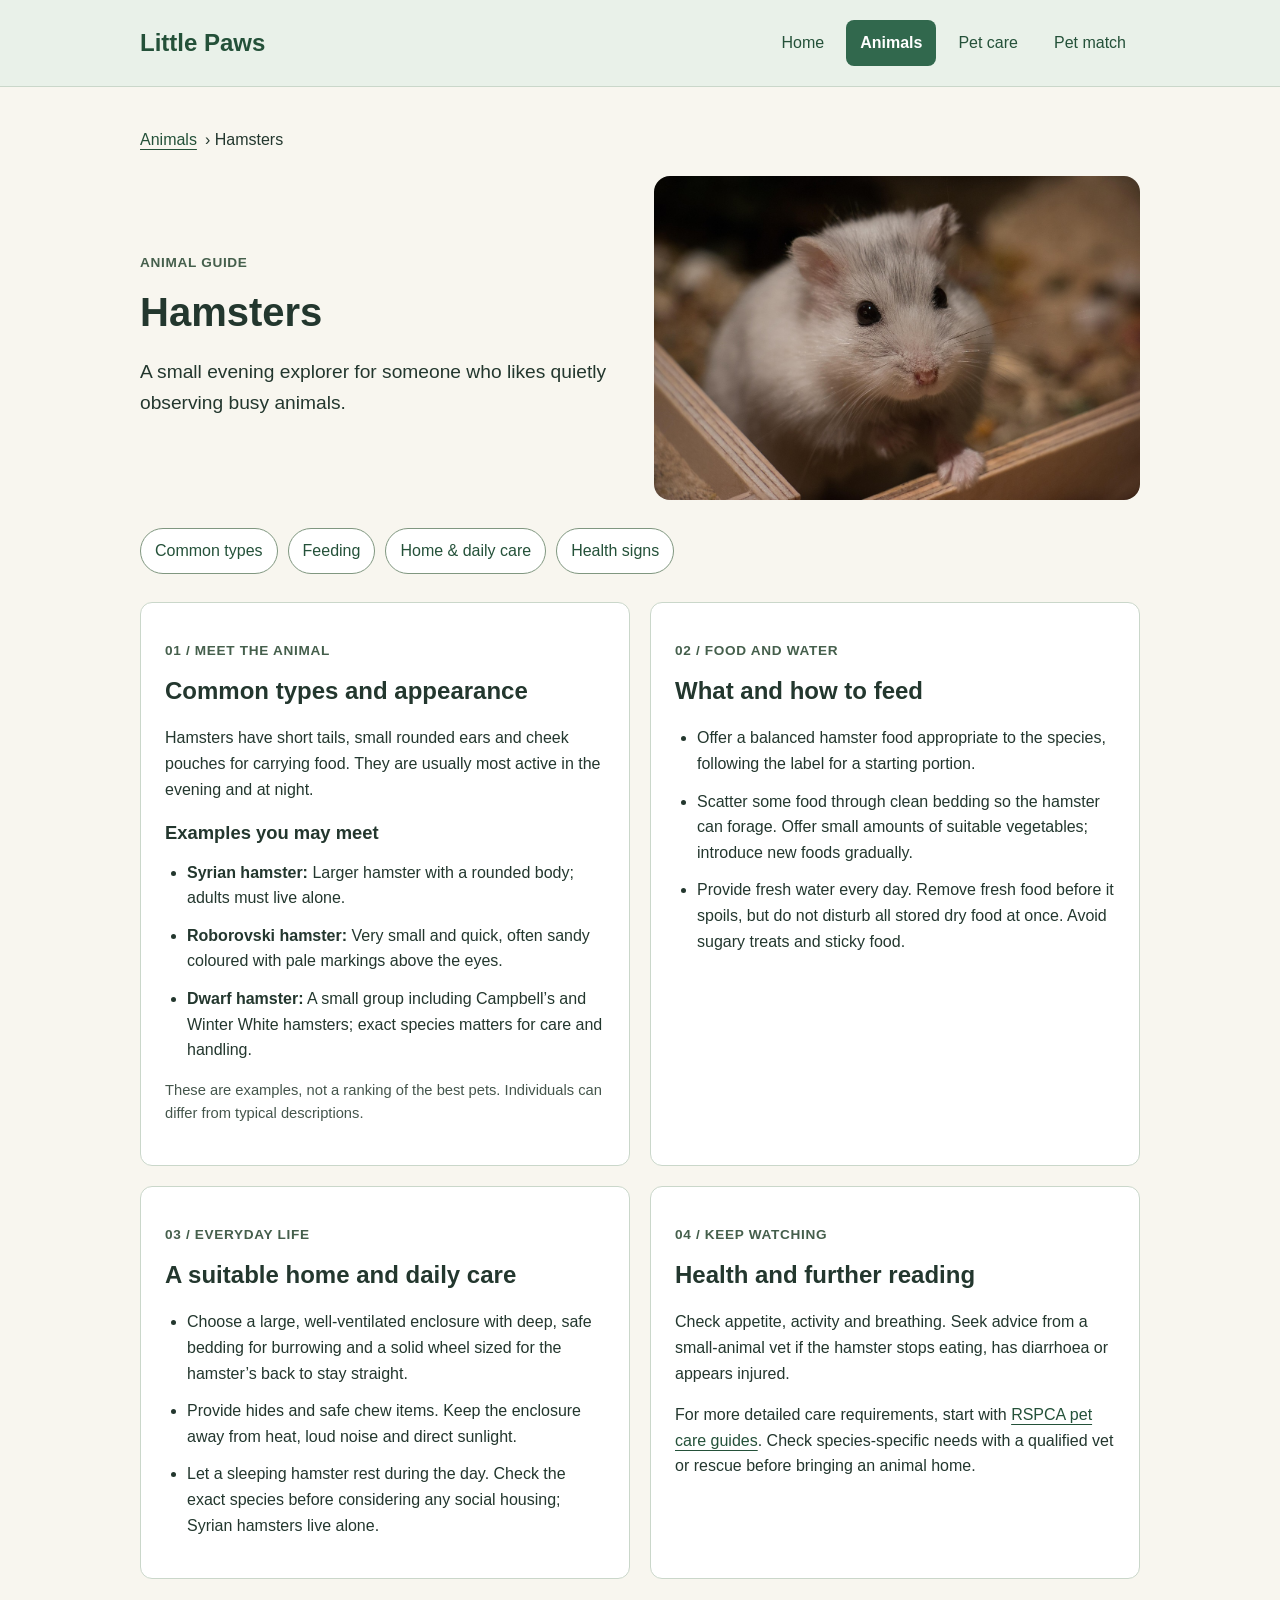
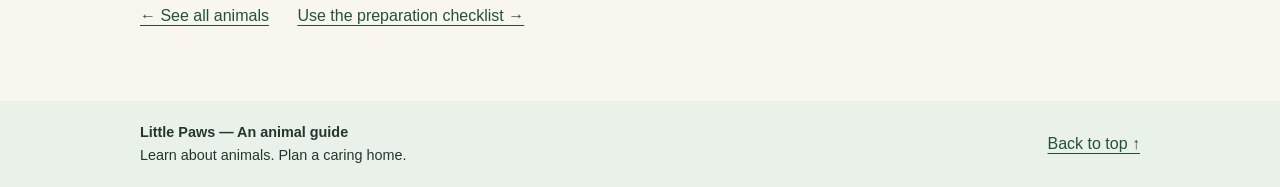
<file: animal-hamster.html>
<!DOCTYPE html>
<html lang="en">
<head>
  <meta charset="UTF-8">
  <meta name="viewport" content="width=device-width, initial-scale=1">
  <title>Hamsters | Little Paws</title>
  <meta name="description" content="Explore common types, appearance, feeding and daily care for hamster.">
  <link rel="icon" type="image/png" sizes="32x32" href="favicon-32.png">
  <link rel="stylesheet" href="styles.css">
</head>
<body>
  <a class="skip-link" href="#main">Skip to content</a>
  <header id="top" tabindex="-1">
    <div class="header-inner">
      <p class="site-name"><a href="index.html">Little Paws</a></p>
      <nav aria-label="Main navigation">
        <a href="index.html">Home</a>
        <a href="animals.html" aria-current="page">Animals</a>
        <a href="care.html">Pet care</a>
        <a href="quiz.html">Pet match</a>
      </nav>
    </div>
  </header>

  <main id="main" tabindex="-1">
    <nav class="breadcrumb" aria-label="Breadcrumb"><a href="animals.html">Animals</a> &rsaquo; Hamsters</nav>
    <article class="pet-detail">
      <div class="pet-detail-copy">
        <p class="eyebrow">Animal guide</p>
        <h1>Hamsters</h1>
        <p class="pet-detail-lead">A small evening explorer for someone who likes quietly observing busy animals.</p>
      </div>
      <img class="pet-detail-image" src="images/hamster.jpg" alt="A white hamster beside its enclosure" width="640" height="430">
    </article>
    <nav class="guide-jump" aria-label="On this page">
      <a href="#types">Common types</a>
      <a href="#feeding">Feeding</a>
      <a href="#home-care">Home &amp; daily care</a>
      <a href="#health">Health signs</a>
    </nav>
    <div class="guide-sections">
      <section class="guide-panel" id="types" aria-labelledby="types-title">
        <p class="eyebrow">01 / Meet the animal</p>
        <h2 id="types-title">Common types and appearance</h2>
        <p>Hamsters have short tails, small rounded ears and cheek pouches for carrying food. They are usually most active in the evening and at night.</p>
        <h3>Examples you may meet</h3>
        <ul>
          <li><strong>Syrian hamster:</strong> Larger hamster with a rounded body; adults must live alone.</li>
          <li><strong>Roborovski hamster:</strong> Very small and quick, often sandy coloured with pale markings above the eyes.</li>
          <li><strong>Dwarf hamster:</strong> A small group including Campbell’s and Winter White hamsters; exact species matters for care and handling.</li>
        </ul>
        <p class="guide-note">These are examples, not a ranking of the best pets. Individuals can differ from typical descriptions.</p>
      </section>
      <section class="guide-panel" id="feeding" aria-labelledby="feeding-title">
        <p class="eyebrow">02 / Food and water</p>
        <h2 id="feeding-title">What and how to feed</h2>
        <ul>
          <li>Offer a balanced hamster food appropriate to the species, following the label for a starting portion.</li>
          <li>Scatter some food through clean bedding so the hamster can forage. Offer small amounts of suitable vegetables; introduce new foods gradually.</li>
          <li>Provide fresh water every day. Remove fresh food before it spoils, but do not disturb all stored dry food at once. Avoid sugary treats and sticky food.</li>
        </ul>
      </section>
      <section class="guide-panel" id="home-care" aria-labelledby="home-title">
        <p class="eyebrow">03 / Everyday life</p>
        <h2 id="home-title">A suitable home and daily care</h2>
        <ul>
          <li>Choose a large, well-ventilated enclosure with deep, safe bedding for burrowing and a solid wheel sized for the hamster’s back to stay straight.</li>
          <li>Provide hides and safe chew items. Keep the enclosure away from heat, loud noise and direct sunlight.</li>
          <li>Let a sleeping hamster rest during the day. Check the exact species before considering any social housing; Syrian hamsters live alone.</li>
        </ul>
      </section>
      <section class="guide-panel" id="health" aria-labelledby="health-title">
        <p class="eyebrow">04 / Keep watching</p>
        <h2 id="health-title">Health and further reading</h2>
        <p>Check appetite, activity and breathing. Seek advice from a small-animal vet if the hamster stops eating, has diarrhoea or appears injured.</p>
        <p>For more detailed care requirements, start with <a href="https://www.rspca.org.uk/adviceandwelfare/pets">RSPCA pet care guides</a>. Check species-specific needs with a qualified vet or rescue before bringing an animal home.</p>
      </section>
    </div>

    <p class="detail-next"><a href="animals.html">&larr; See all animals</a> &nbsp; <a href="care.html#care-checklist">Use the preparation checklist &rarr;</a></p>
  </main>

  <footer>
    <div class="footer-inner">
      <div>
        <p class="footer-title">Little Paws — An animal guide</p>
        <p>Learn about animals. Plan a caring home.</p>
      </div>
      <a href="#top">Back to top &uarr;</a>
    </div>
  </footer>
</body>
</html>
</file>
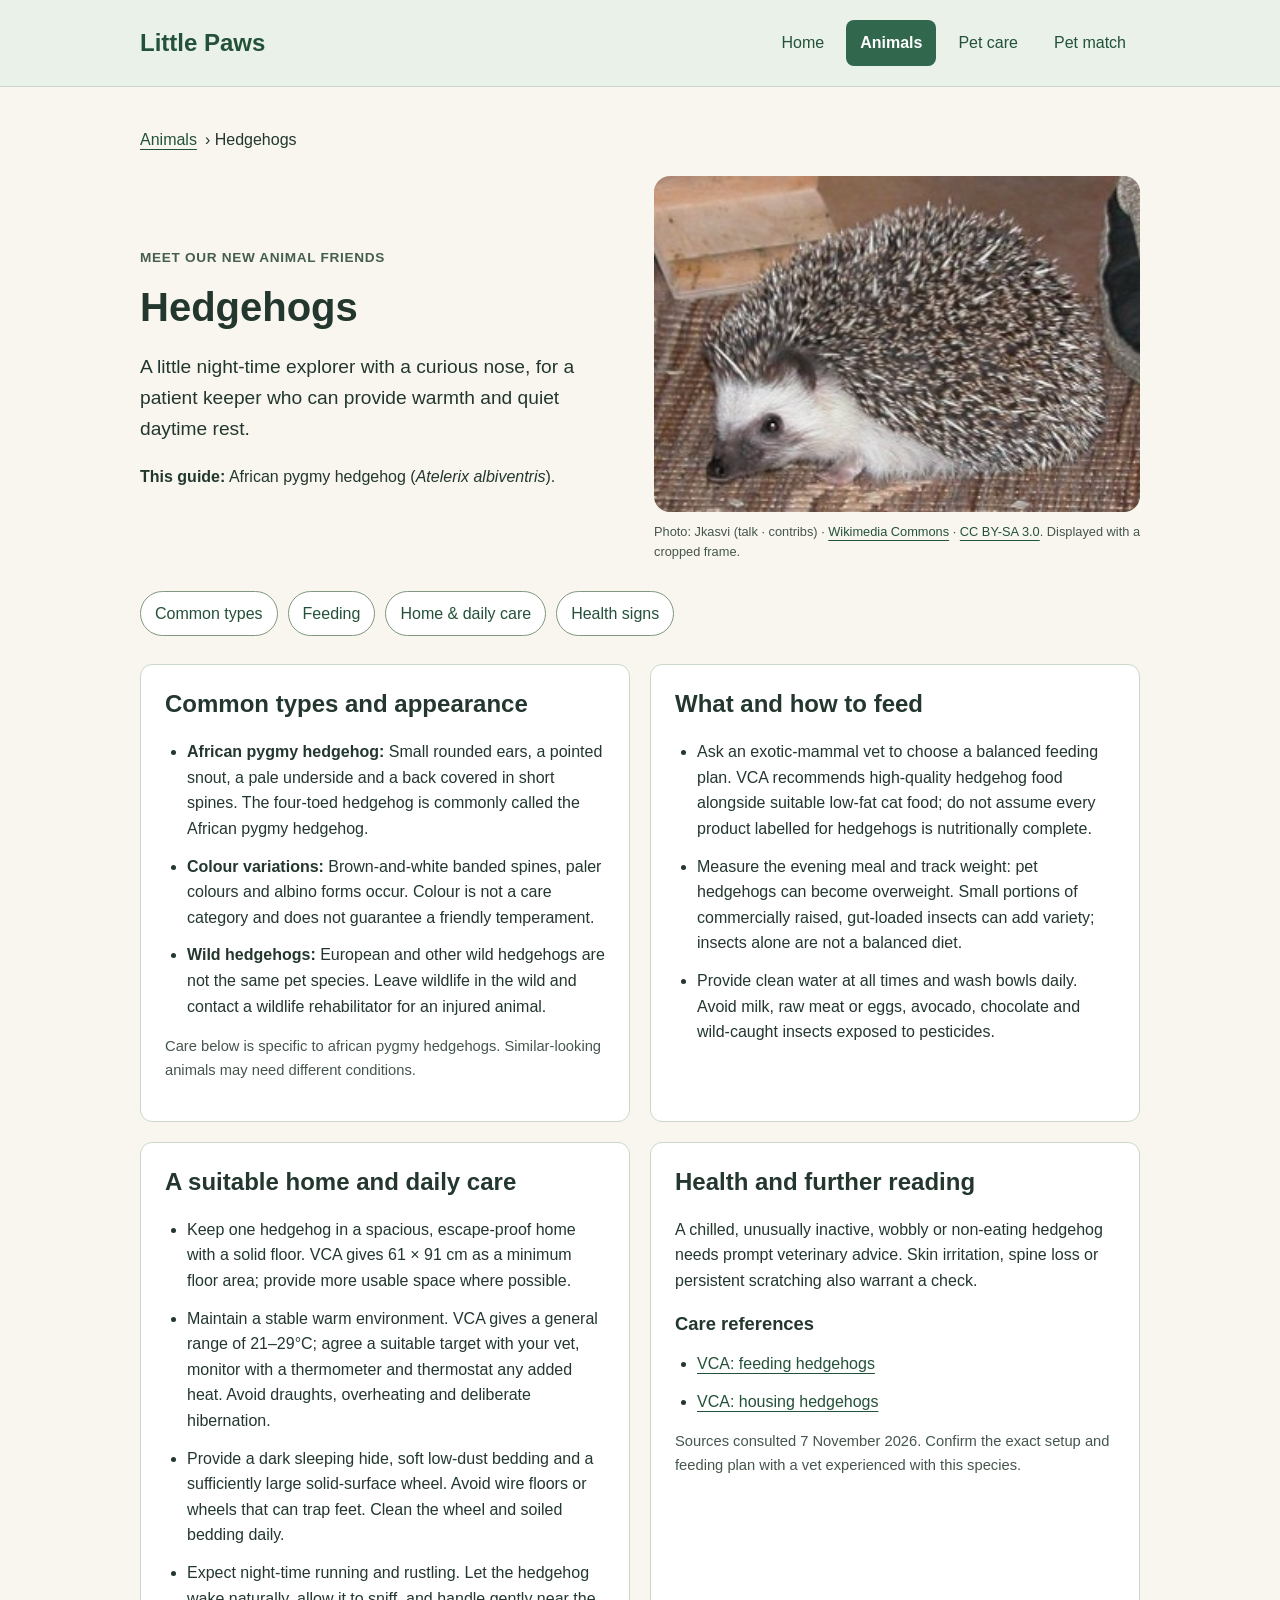
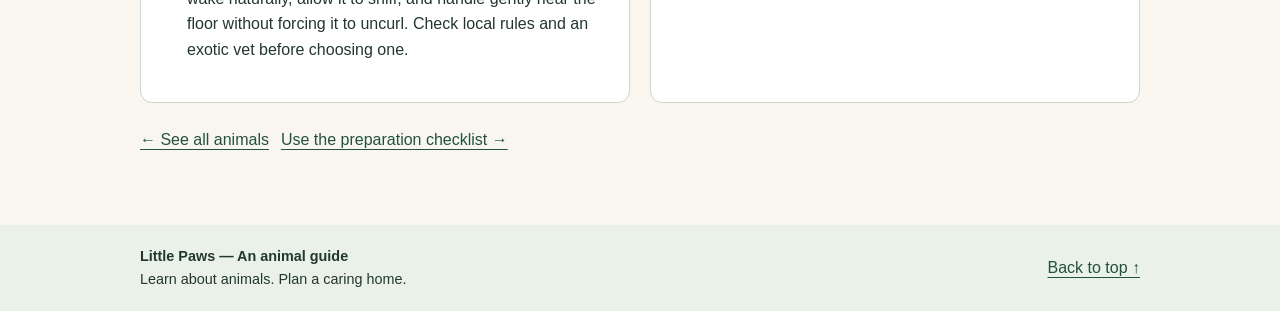
<file: animal-hedgehog.html>
<!DOCTYPE html>
<html lang="en">
<head>
  <meta charset="UTF-8">
  <meta name="viewport" content="width=device-width, initial-scale=1">
  <title>Hedgehogs | Little Paws</title>
  <meta name="description" content="A little night-time explorer with a curious nose, for a patient keeper who can provide warmth and quiet daytime rest.">
  <link rel="icon" type="image/png" sizes="32x32" href="favicon-32.png">
  <link rel="stylesheet" href="styles.css">
</head>
<body>
  <a class="skip-link" href="#main">Skip to content</a>
  <header id="top" tabindex="-1">
    <div class="header-inner">
      <p class="site-name"><a href="index.html">Little Paws</a></p>
      <nav aria-label="Main navigation">
        <a href="index.html">Home</a>
        <a href="animals.html" aria-current="page">Animals</a>
        <a href="care.html">Pet care</a>
        <a href="quiz.html">Pet match</a>
      </nav>
    </div>
  </header>

  <main id="main" tabindex="-1">
    <nav class="breadcrumb" aria-label="Breadcrumb"><a href="animals.html">Animals</a> &rsaquo; Hedgehogs</nav>
    <article class="pet-detail">
      <div class="pet-detail-copy">
        <p class="eyebrow">Meet our new animal friends</p>
        <h1>Hedgehogs</h1>
        <p class="pet-detail-lead">A little night-time explorer with a curious nose, for a patient keeper who can provide warmth and quiet daytime rest.</p>
        <p><strong>This guide:</strong> African pygmy hedgehog (<i>Atelerix albiventris</i>).</p>
      </div>
      <figure class="pet-portrait">
        <img class="pet-detail-image" src="images/hedgehog.jpg" alt="An African pygmy hedgehog with a pale face and tiny dark nose">
        <figcaption class="photo-credit">Photo: Jkasvi (talk · contribs) · <a href="https://commons.wikimedia.org/wiki/File:Atelerix_albiventris.jpg">Wikimedia Commons</a> · <a href="http://creativecommons.org/licenses/by-sa/3.0/">CC BY-SA 3.0</a>. Displayed with a cropped frame.</figcaption>
      </figure>
    </article>
    <nav class="guide-jump" aria-label="On this page">
      <a href="#types">Common types</a><a href="#feeding">Feeding</a><a href="#home-care">Home &amp; daily care</a><a href="#health">Health signs</a>
    </nav>
    <div class="guide-sections">
      <section class="guide-panel" id="types" aria-labelledby="types-title">
        <h2 id="types-title">Common types and appearance</h2>
        <ul>
          <li><strong>African pygmy hedgehog:</strong> Small rounded ears, a pointed snout, a pale underside and a back covered in short spines. The four-toed hedgehog is commonly called the African pygmy hedgehog.</li>
          <li><strong>Colour variations:</strong> Brown-and-white banded spines, paler colours and albino forms occur. Colour is not a care category and does not guarantee a friendly temperament.</li>
          <li><strong>Wild hedgehogs:</strong> European and other wild hedgehogs are not the same pet species. Leave wildlife in the wild and contact a wildlife rehabilitator for an injured animal.</li>
        </ul>
        <p class="guide-note">Care below is specific to african pygmy hedgehogs. Similar-looking animals may need different conditions.</p>
      </section>
      <section class="guide-panel" id="feeding" aria-labelledby="feeding-title">
        <h2 id="feeding-title">What and how to feed</h2>
        <ul>
          <li>Ask an exotic-mammal vet to choose a balanced feeding plan. VCA recommends high-quality hedgehog food alongside suitable low-fat cat food; do not assume every product labelled for hedgehogs is nutritionally complete.</li>
          <li>Measure the evening meal and track weight: pet hedgehogs can become overweight. Small portions of commercially raised, gut-loaded insects can add variety; insects alone are not a balanced diet.</li>
          <li>Provide clean water at all times and wash bowls daily. Avoid milk, raw meat or eggs, avocado, chocolate and wild-caught insects exposed to pesticides.</li>
        </ul>
      </section>
      <section class="guide-panel" id="home-care" aria-labelledby="home-care-title">
        <h2 id="home-care-title">A suitable home and daily care</h2>
        <ul>
          <li>Keep one hedgehog in a spacious, escape-proof home with a solid floor. VCA gives 61 × 91 cm as a minimum floor area; provide more usable space where possible.</li>
          <li>Maintain a stable warm environment. VCA gives a general range of 21–29°C; agree a suitable target with your vet, monitor with a thermometer and thermostat any added heat. Avoid draughts, overheating and deliberate hibernation.</li>
          <li>Provide a dark sleeping hide, soft low-dust bedding and a sufficiently large solid-surface wheel. Avoid wire floors or wheels that can trap feet. Clean the wheel and soiled bedding daily.</li>
          <li>Expect night-time running and rustling. Let the hedgehog wake naturally, allow it to sniff, and handle gently near the floor without forcing it to uncurl. Check local rules and an exotic vet before choosing one.</li>
        </ul>
      </section>
      <section class="guide-panel" id="health" aria-labelledby="health-title">
        <h2 id="health-title">Health and further reading</h2>
        <p>A chilled, unusually inactive, wobbly or non-eating hedgehog needs prompt veterinary advice. Skin irritation, spine loss or persistent scratching also warrant a check.</p>
        <h3>Care references</h3>
        <ul>
          <li><a href="https://vcahospitals.com/know-your-pet/hedgehogs---feeding">VCA: feeding hedgehogs</a></li>
          <li><a href="https://vcahospitals.com/know-your-pet/hedgehogs---housing">VCA: housing hedgehogs</a></li>
        </ul>
        <p class="guide-note">Sources consulted 7 November 2026. Confirm the exact setup and feeding plan with a vet experienced with this species.</p>
      </section>
    </div>
    <p class="detail-next"><a href="animals.html">&larr; See all animals</a><a href="care.html#care-checklist">Use the preparation checklist &rarr;</a></p>
  </main>
  <footer>
    <div class="footer-inner">
      <div>
        <p class="footer-title">Little Paws — An animal guide</p>
        <p>Learn about animals. Plan a caring home.</p>
      </div>
      <a href="#top">Back to top &uarr;</a>
    </div>
  </footer>
</body>
</html>
</file>
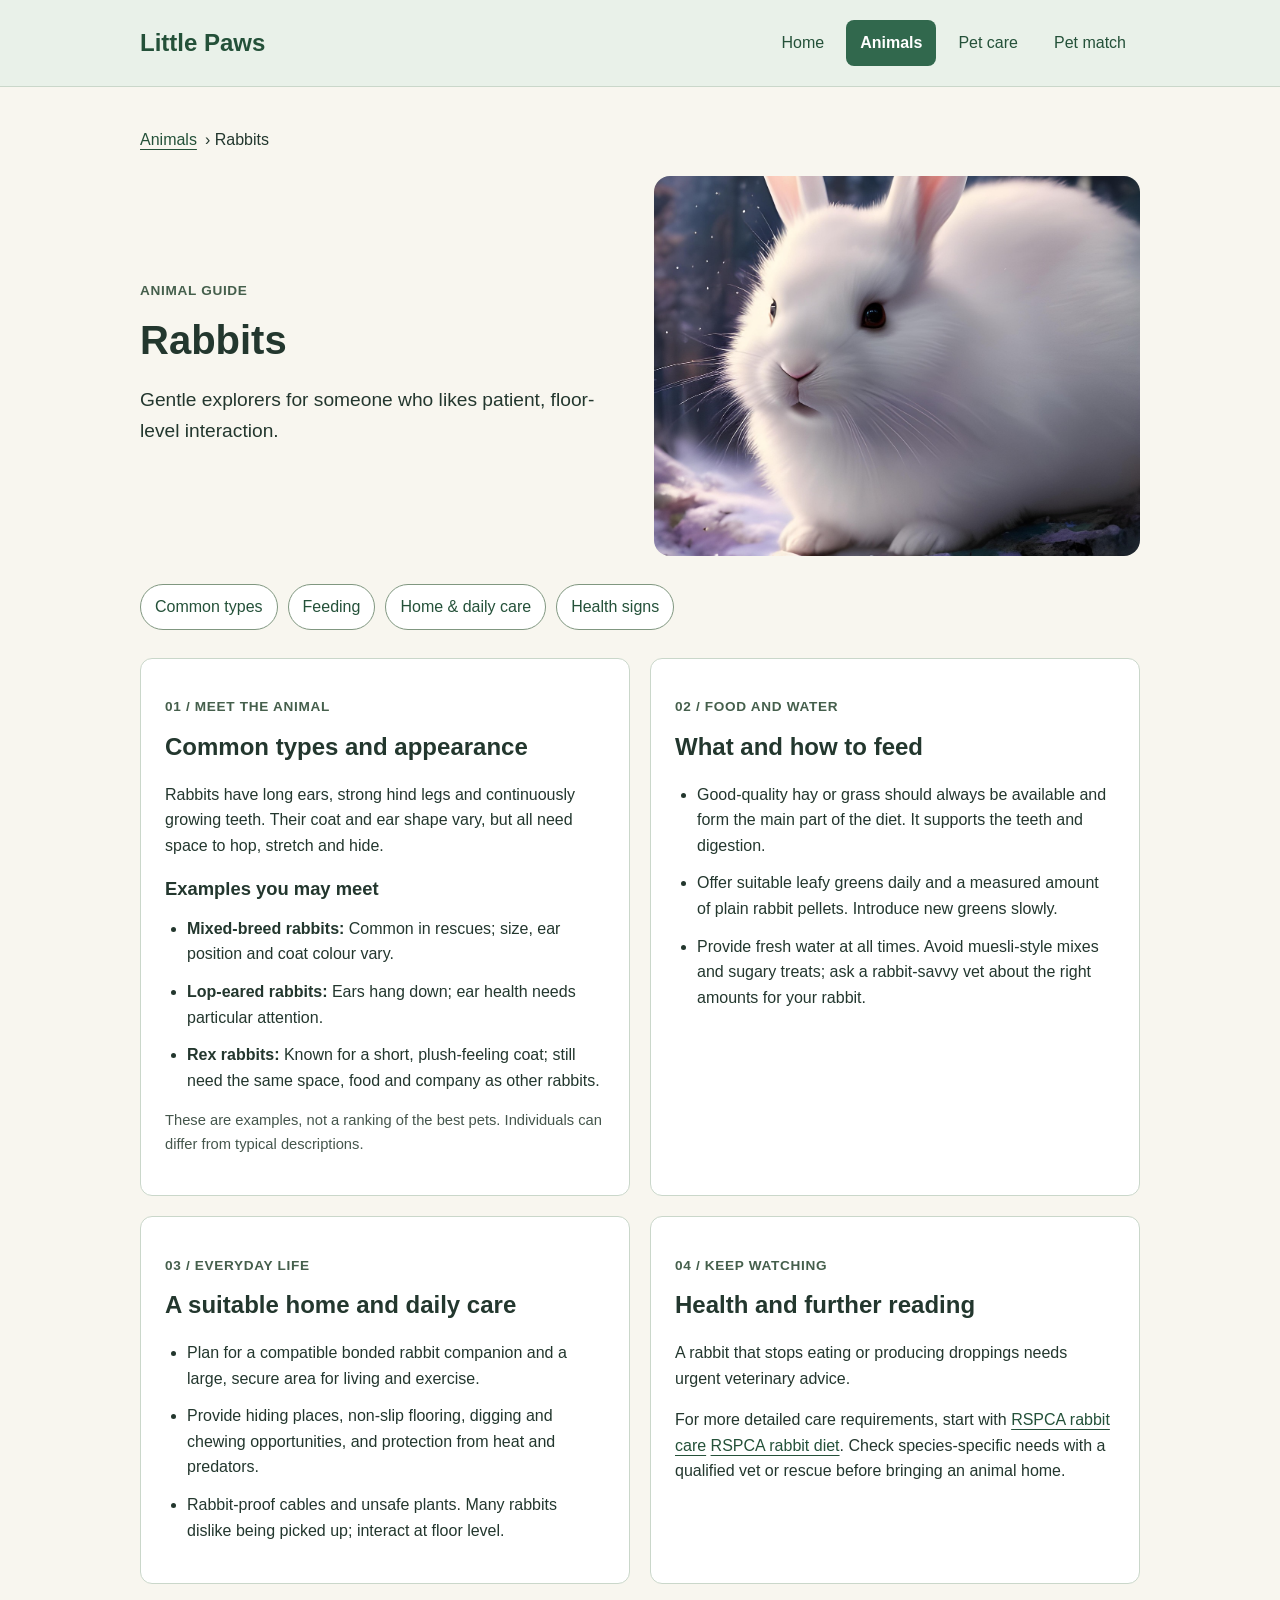
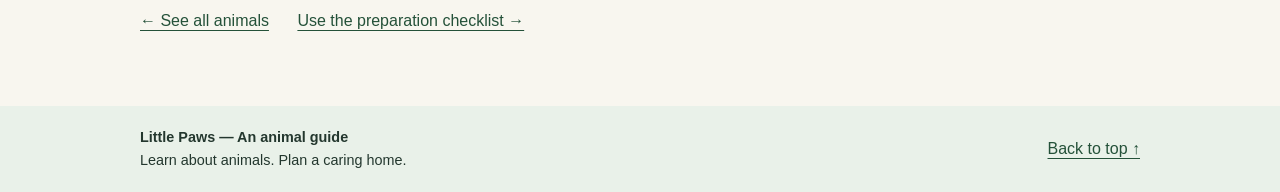
<file: animal-rabbit.html>
<!DOCTYPE html>
<html lang="en">
<head>
  <meta charset="UTF-8">
  <meta name="viewport" content="width=device-width, initial-scale=1">
  <title>Rabbits | Little Paws</title>
  <meta name="description" content="Explore common types, appearance, feeding and daily care for rabbit.">
  <link rel="icon" type="image/png" sizes="32x32" href="favicon-32.png">
  <link rel="stylesheet" href="styles.css">
</head>
<body>
  <a class="skip-link" href="#main">Skip to content</a>
  <header id="top" tabindex="-1">
    <div class="header-inner">
      <p class="site-name"><a href="index.html">Little Paws</a></p>
      <nav aria-label="Main navigation">
        <a href="index.html">Home</a>
        <a href="animals.html" aria-current="page">Animals</a>
        <a href="care.html">Pet care</a>
        <a href="quiz.html">Pet match</a>
      </nav>
    </div>
  </header>

  <main id="main" tabindex="-1">
    <nav class="breadcrumb" aria-label="Breadcrumb"><a href="animals.html">Animals</a> &rsaquo; Rabbits</nav>
    <article class="pet-detail">
      <div class="pet-detail-copy">
        <p class="eyebrow">Animal guide</p>
        <h1>Rabbits</h1>
        <p class="pet-detail-lead">Gentle explorers for someone who likes patient, floor-level interaction.</p>
      </div>
      <img class="pet-detail-image" src="images/rabbit.jpg" alt="A white rabbit sitting outdoors" width="640" height="430">
    </article>
    <nav class="guide-jump" aria-label="On this page">
      <a href="#types">Common types</a>
      <a href="#feeding">Feeding</a>
      <a href="#home-care">Home &amp; daily care</a>
      <a href="#health">Health signs</a>
    </nav>
    <div class="guide-sections">
      <section class="guide-panel" id="types" aria-labelledby="types-title">
        <p class="eyebrow">01 / Meet the animal</p>
        <h2 id="types-title">Common types and appearance</h2>
        <p>Rabbits have long ears, strong hind legs and continuously growing teeth. Their coat and ear shape vary, but all need space to hop, stretch and hide.</p>
        <h3>Examples you may meet</h3>
        <ul>
          <li><strong>Mixed-breed rabbits:</strong> Common in rescues; size, ear position and coat colour vary.</li>
          <li><strong>Lop-eared rabbits:</strong> Ears hang down; ear health needs particular attention.</li>
          <li><strong>Rex rabbits:</strong> Known for a short, plush-feeling coat; still need the same space, food and company as other rabbits.</li>
        </ul>
        <p class="guide-note">These are examples, not a ranking of the best pets. Individuals can differ from typical descriptions.</p>
      </section>
      <section class="guide-panel" id="feeding" aria-labelledby="feeding-title">
        <p class="eyebrow">02 / Food and water</p>
        <h2 id="feeding-title">What and how to feed</h2>
        <ul>
          <li>Good-quality hay or grass should always be available and form the main part of the diet. It supports the teeth and digestion.</li>
          <li>Offer suitable leafy greens daily and a measured amount of plain rabbit pellets. Introduce new greens slowly.</li>
          <li>Provide fresh water at all times. Avoid muesli-style mixes and sugary treats; ask a rabbit-savvy vet about the right amounts for your rabbit.</li>
        </ul>
      </section>
      <section class="guide-panel" id="home-care" aria-labelledby="home-title">
        <p class="eyebrow">03 / Everyday life</p>
        <h2 id="home-title">A suitable home and daily care</h2>
        <ul>
          <li>Plan for a compatible bonded rabbit companion and a large, secure area for living and exercise.</li>
          <li>Provide hiding places, non-slip flooring, digging and chewing opportunities, and protection from heat and predators.</li>
          <li>Rabbit-proof cables and unsafe plants. Many rabbits dislike being picked up; interact at floor level.</li>
        </ul>
      </section>
      <section class="guide-panel" id="health" aria-labelledby="health-title">
        <p class="eyebrow">04 / Keep watching</p>
        <h2 id="health-title">Health and further reading</h2>
        <p>A rabbit that stops eating or producing droppings needs urgent veterinary advice.</p>
        <p>For more detailed care requirements, start with <a href="https://www.rspca.org.uk/adviceandwelfare/pets/rabbits">RSPCA rabbit care</a> <a href="https://www.rspca.org.uk/adviceandwelfare/pets/rabbits/diet">RSPCA rabbit diet</a>. Check species-specific needs with a qualified vet or rescue before bringing an animal home.</p>
      </section>
    </div>

    <p class="detail-next"><a href="animals.html">&larr; See all animals</a> &nbsp; <a href="care.html#care-checklist">Use the preparation checklist &rarr;</a></p>
  </main>

  <footer>
    <div class="footer-inner">
      <div>
        <p class="footer-title">Little Paws — An animal guide</p>
        <p>Learn about animals. Plan a caring home.</p>
      </div>
      <a href="#top">Back to top &uarr;</a>
    </div>
  </footer>
</body>
</html>
</file>
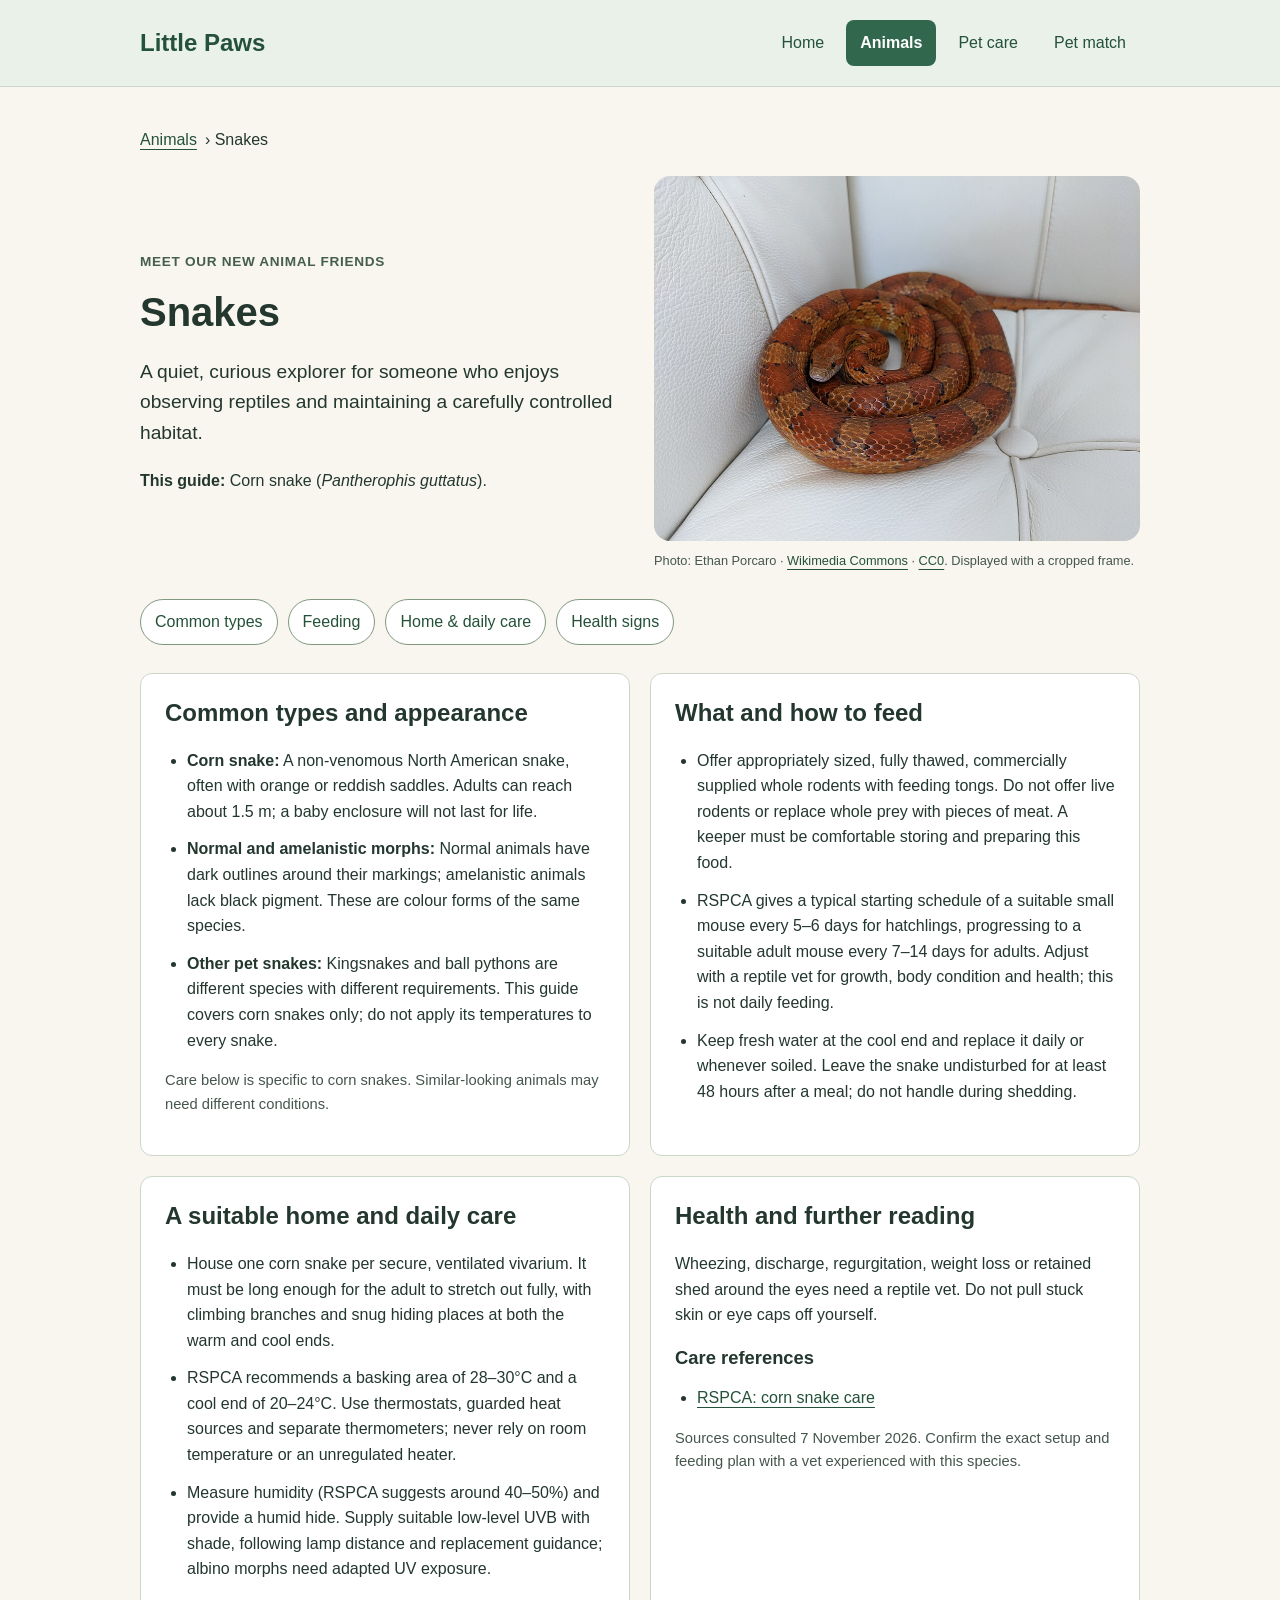
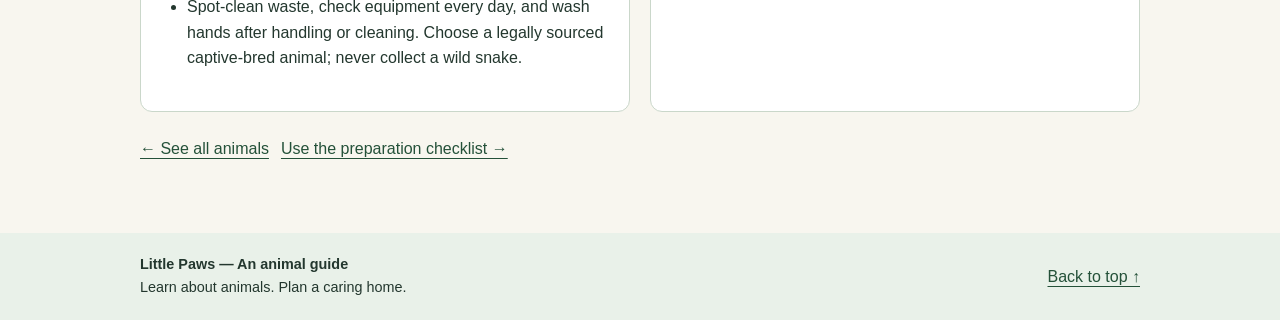
<file: animal-snake.html>
<!DOCTYPE html>
<html lang="en">
<head>
  <meta charset="UTF-8">
  <meta name="viewport" content="width=device-width, initial-scale=1">
  <title>Snakes | Little Paws</title>
  <meta name="description" content="A quiet, curious explorer for someone who enjoys observing reptiles and maintaining a carefully controlled habitat.">
  <link rel="icon" type="image/png" sizes="32x32" href="favicon-32.png">
  <link rel="stylesheet" href="styles.css">
</head>
<body>
  <a class="skip-link" href="#main">Skip to content</a>
  <header id="top" tabindex="-1">
    <div class="header-inner">
      <p class="site-name"><a href="index.html">Little Paws</a></p>
      <nav aria-label="Main navigation">
        <a href="index.html">Home</a>
        <a href="animals.html" aria-current="page">Animals</a>
        <a href="care.html">Pet care</a>
        <a href="quiz.html">Pet match</a>
      </nav>
    </div>
  </header>

  <main id="main" tabindex="-1">
    <nav class="breadcrumb" aria-label="Breadcrumb"><a href="animals.html">Animals</a> &rsaquo; Snakes</nav>
    <article class="pet-detail">
      <div class="pet-detail-copy">
        <p class="eyebrow">Meet our new animal friends</p>
        <h1>Snakes</h1>
        <p class="pet-detail-lead">A quiet, curious explorer for someone who enjoys observing reptiles and maintaining a carefully controlled habitat.</p>
        <p><strong>This guide:</strong> Corn snake (<i>Pantherophis guttatus</i>).</p>
      </div>
      <figure class="pet-portrait">
        <img class="pet-detail-image" src="images/snake.jpg" alt="An orange corn snake curled into a relaxed coil">
        <figcaption class="photo-credit">Photo: Ethan Porcaro · <a href="https://commons.wikimedia.org/wiki/File:CornSnake.jpg">Wikimedia Commons</a> · <a href="http://creativecommons.org/publicdomain/zero/1.0/deed.en">CC0</a>. Displayed with a cropped frame.</figcaption>
      </figure>
    </article>
    <nav class="guide-jump" aria-label="On this page">
      <a href="#types">Common types</a><a href="#feeding">Feeding</a><a href="#home-care">Home &amp; daily care</a><a href="#health">Health signs</a>
    </nav>
    <div class="guide-sections">
      <section class="guide-panel" id="types" aria-labelledby="types-title">
        <h2 id="types-title">Common types and appearance</h2>
        <ul>
          <li><strong>Corn snake:</strong> A non-venomous North American snake, often with orange or reddish saddles. Adults can reach about 1.5 m; a baby enclosure will not last for life.</li>
          <li><strong>Normal and amelanistic morphs:</strong> Normal animals have dark outlines around their markings; amelanistic animals lack black pigment. These are colour forms of the same species.</li>
          <li><strong>Other pet snakes:</strong> Kingsnakes and ball pythons are different species with different requirements. This guide covers corn snakes only; do not apply its temperatures to every snake.</li>
        </ul>
        <p class="guide-note">Care below is specific to corn snakes. Similar-looking animals may need different conditions.</p>
      </section>
      <section class="guide-panel" id="feeding" aria-labelledby="feeding-title">
        <h2 id="feeding-title">What and how to feed</h2>
        <ul>
          <li>Offer appropriately sized, fully thawed, commercially supplied whole rodents with feeding tongs. Do not offer live rodents or replace whole prey with pieces of meat. A keeper must be comfortable storing and preparing this food.</li>
          <li>RSPCA gives a typical starting schedule of a suitable small mouse every 5–6 days for hatchlings, progressing to a suitable adult mouse every 7–14 days for adults. Adjust with a reptile vet for growth, body condition and health; this is not daily feeding.</li>
          <li>Keep fresh water at the cool end and replace it daily or whenever soiled. Leave the snake undisturbed for at least 48 hours after a meal; do not handle during shedding.</li>
        </ul>
      </section>
      <section class="guide-panel" id="home-care" aria-labelledby="home-care-title">
        <h2 id="home-care-title">A suitable home and daily care</h2>
        <ul>
          <li>House one corn snake per secure, ventilated vivarium. It must be long enough for the adult to stretch out fully, with climbing branches and snug hiding places at both the warm and cool ends.</li>
          <li>RSPCA recommends a basking area of 28–30°C and a cool end of 20–24°C. Use thermostats, guarded heat sources and separate thermometers; never rely on room temperature or an unregulated heater.</li>
          <li>Measure humidity (RSPCA suggests around 40–50%) and provide a humid hide. Supply suitable low-level UVB with shade, following lamp distance and replacement guidance; albino morphs need adapted UV exposure.</li>
          <li>Spot-clean waste, check equipment every day, and wash hands after handling or cleaning. Choose a legally sourced captive-bred animal; never collect a wild snake.</li>
        </ul>
      </section>
      <section class="guide-panel" id="health" aria-labelledby="health-title">
        <h2 id="health-title">Health and further reading</h2>
        <p>Wheezing, discharge, regurgitation, weight loss or retained shed around the eyes need a reptile vet. Do not pull stuck skin or eye caps off yourself.</p>
        <h3>Care references</h3>
        <ul>
          <li><a href="https://www.rspca.org.uk/adviceandwelfare/pets/other/cornsnake">RSPCA: corn snake care</a></li>
        </ul>
        <p class="guide-note">Sources consulted 7 November 2026. Confirm the exact setup and feeding plan with a vet experienced with this species.</p>
      </section>
    </div>
    <p class="detail-next"><a href="animals.html">&larr; See all animals</a><a href="care.html#care-checklist">Use the preparation checklist &rarr;</a></p>
  </main>
  <footer>
    <div class="footer-inner">
      <div>
        <p class="footer-title">Little Paws — An animal guide</p>
        <p>Learn about animals. Plan a caring home.</p>
      </div>
      <a href="#top">Back to top &uarr;</a>
    </div>
  </footer>
</body>
</html>
</file>
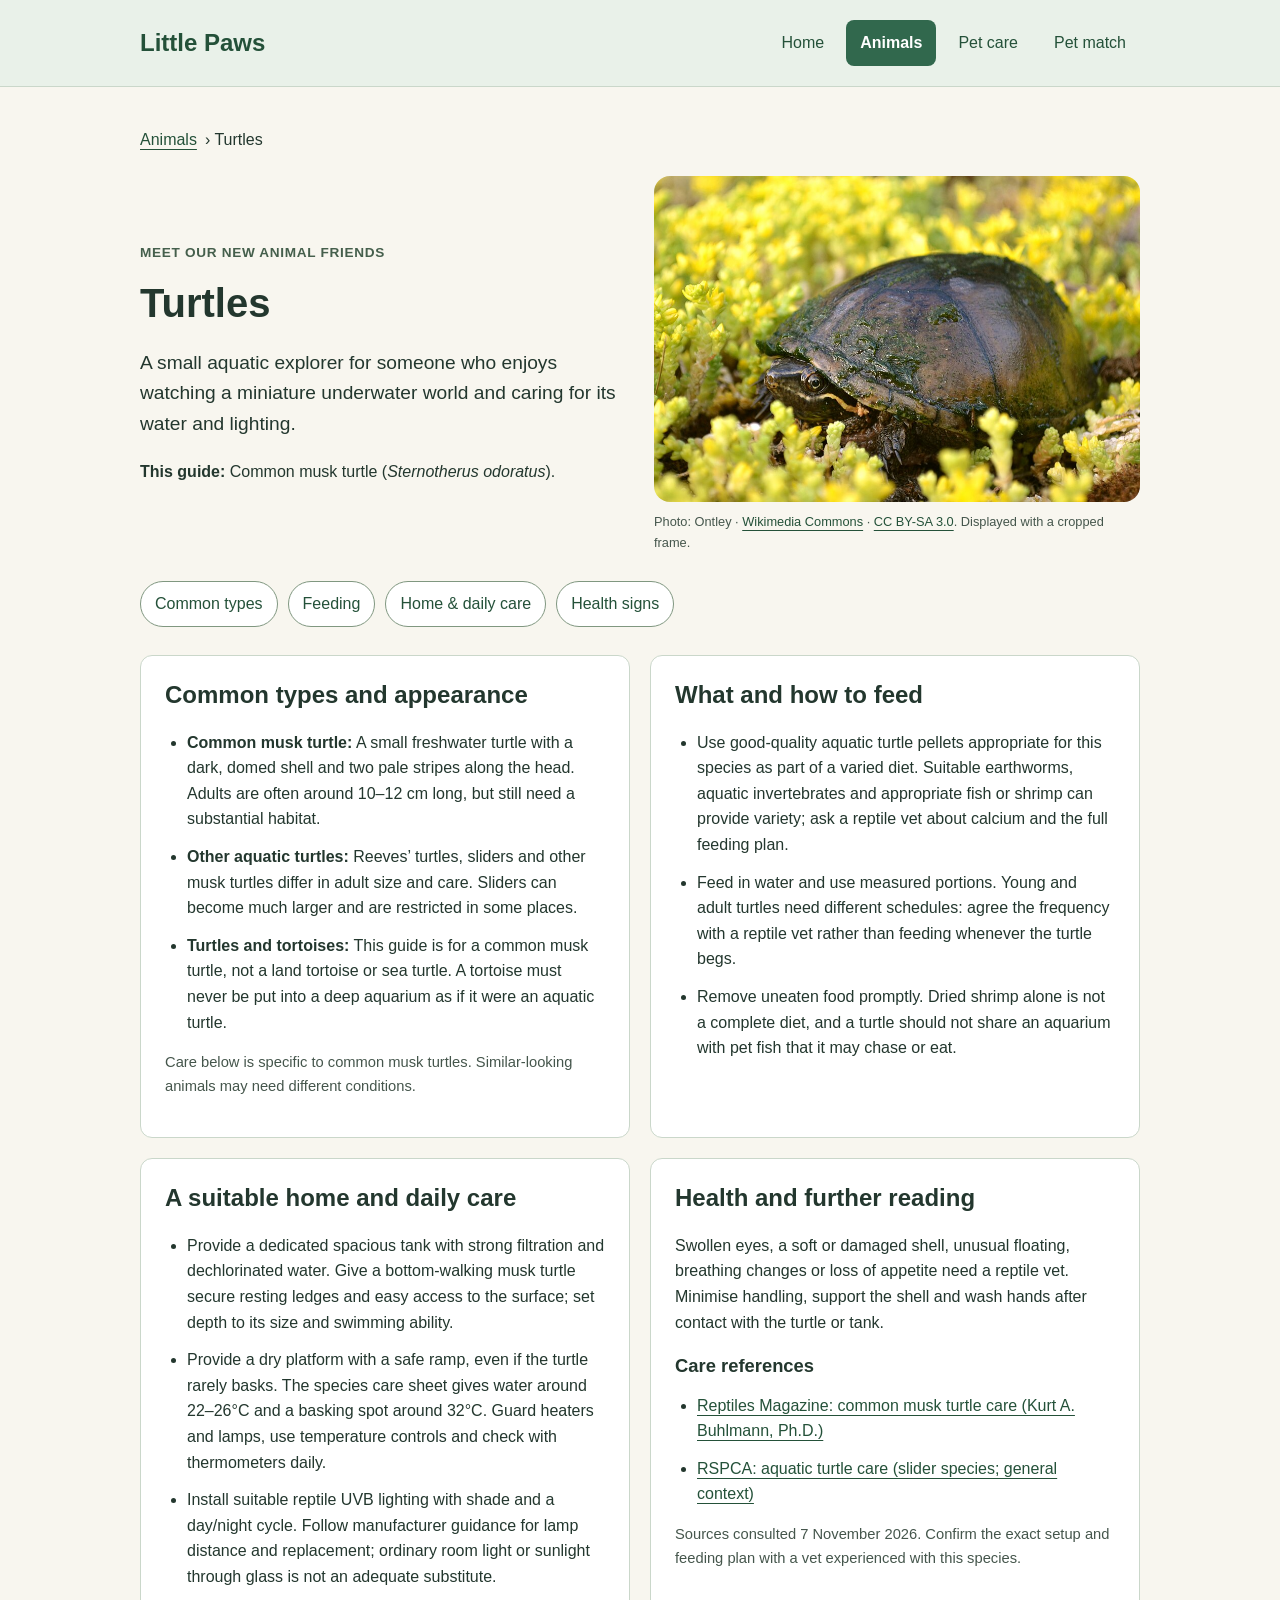
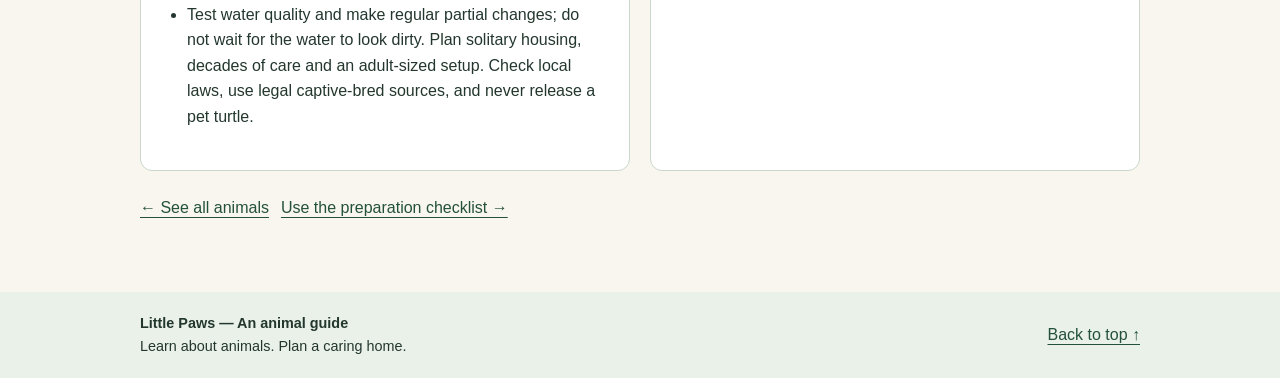
<file: animal-turtle.html>
<!DOCTYPE html>
<html lang="en">
<head>
  <meta charset="UTF-8">
  <meta name="viewport" content="width=device-width, initial-scale=1">
  <title>Turtles | Little Paws</title>
  <meta name="description" content="A small aquatic explorer for someone who enjoys watching a miniature underwater world and caring for its water and lighting.">
  <link rel="icon" type="image/png" sizes="32x32" href="favicon-32.png">
  <link rel="stylesheet" href="styles.css">
</head>
<body>
  <a class="skip-link" href="#main">Skip to content</a>
  <header id="top" tabindex="-1">
    <div class="header-inner">
      <p class="site-name"><a href="index.html">Little Paws</a></p>
      <nav aria-label="Main navigation">
        <a href="index.html">Home</a>
        <a href="animals.html" aria-current="page">Animals</a>
        <a href="care.html">Pet care</a>
        <a href="quiz.html">Pet match</a>
      </nav>
    </div>
  </header>

  <main id="main" tabindex="-1">
    <nav class="breadcrumb" aria-label="Breadcrumb"><a href="animals.html">Animals</a> &rsaquo; Turtles</nav>
    <article class="pet-detail">
      <div class="pet-detail-copy">
        <p class="eyebrow">Meet our new animal friends</p>
        <h1>Turtles</h1>
        <p class="pet-detail-lead">A small aquatic explorer for someone who enjoys watching a miniature underwater world and caring for its water and lighting.</p>
        <p><strong>This guide:</strong> Common musk turtle (<i>Sternotherus odoratus</i>).</p>
      </div>
      <figure class="pet-portrait">
        <img class="pet-detail-image" src="images/turtle.jpg" alt="A common musk turtle with yellow face stripes looking out beside green plants">
        <figcaption class="photo-credit">Photo: Ontley · <a href="https://commons.wikimedia.org/wiki/File:Stinkpot_Turtle_(cropped).jpg">Wikimedia Commons</a> · <a href="https://creativecommons.org/licenses/by-sa/3.0">CC BY-SA 3.0</a>. Displayed with a cropped frame.</figcaption>
      </figure>
    </article>
    <nav class="guide-jump" aria-label="On this page">
      <a href="#types">Common types</a><a href="#feeding">Feeding</a><a href="#home-care">Home &amp; daily care</a><a href="#health">Health signs</a>
    </nav>
    <div class="guide-sections">
      <section class="guide-panel" id="types" aria-labelledby="types-title">
        <h2 id="types-title">Common types and appearance</h2>
        <ul>
          <li><strong>Common musk turtle:</strong> A small freshwater turtle with a dark, domed shell and two pale stripes along the head. Adults are often around 10–12 cm long, but still need a substantial habitat.</li>
          <li><strong>Other aquatic turtles:</strong> Reeves’ turtles, sliders and other musk turtles differ in adult size and care. Sliders can become much larger and are restricted in some places.</li>
          <li><strong>Turtles and tortoises:</strong> This guide is for a common musk turtle, not a land tortoise or sea turtle. A tortoise must never be put into a deep aquarium as if it were an aquatic turtle.</li>
        </ul>
        <p class="guide-note">Care below is specific to common musk turtles. Similar-looking animals may need different conditions.</p>
      </section>
      <section class="guide-panel" id="feeding" aria-labelledby="feeding-title">
        <h2 id="feeding-title">What and how to feed</h2>
        <ul>
          <li>Use good-quality aquatic turtle pellets appropriate for this species as part of a varied diet. Suitable earthworms, aquatic invertebrates and appropriate fish or shrimp can provide variety; ask a reptile vet about calcium and the full feeding plan.</li>
          <li>Feed in water and use measured portions. Young and adult turtles need different schedules: agree the frequency with a reptile vet rather than feeding whenever the turtle begs.</li>
          <li>Remove uneaten food promptly. Dried shrimp alone is not a complete diet, and a turtle should not share an aquarium with pet fish that it may chase or eat.</li>
        </ul>
      </section>
      <section class="guide-panel" id="home-care" aria-labelledby="home-care-title">
        <h2 id="home-care-title">A suitable home and daily care</h2>
        <ul>
          <li>Provide a dedicated spacious tank with strong filtration and dechlorinated water. Give a bottom-walking musk turtle secure resting ledges and easy access to the surface; set depth to its size and swimming ability.</li>
          <li>Provide a dry platform with a safe ramp, even if the turtle rarely basks. The species care sheet gives water around 22–26°C and a basking spot around 32°C. Guard heaters and lamps, use temperature controls and check with thermometers daily.</li>
          <li>Install suitable reptile UVB lighting with shade and a day/night cycle. Follow manufacturer guidance for lamp distance and replacement; ordinary room light or sunlight through glass is not an adequate substitute.</li>
          <li>Test water quality and make regular partial changes; do not wait for the water to look dirty. Plan solitary housing, decades of care and an adult-sized setup. Check local laws, use legal captive-bred sources, and never release a pet turtle.</li>
        </ul>
      </section>
      <section class="guide-panel" id="health" aria-labelledby="health-title">
        <h2 id="health-title">Health and further reading</h2>
        <p>Swollen eyes, a soft or damaged shell, unusual floating, breathing changes or loss of appetite need a reptile vet. Minimise handling, support the shell and wash hands after contact with the turtle or tank.</p>
        <h3>Care references</h3>
        <ul>
          <li><a href="https://reptilesmagazine.com/common-musk-turtle-care-sheet/">Reptiles Magazine: common musk turtle care (Kurt A. Buhlmann, Ph.D.)</a></li>
          <li><a href="https://www.rspca.org.uk/adviceandwelfare/pets/other/terrapin">RSPCA: aquatic turtle care (slider species; general context)</a></li>
        </ul>
        <p class="guide-note">Sources consulted 7 November 2026. Confirm the exact setup and feeding plan with a vet experienced with this species.</p>
      </section>
    </div>
    <p class="detail-next"><a href="animals.html">&larr; See all animals</a><a href="care.html#care-checklist">Use the preparation checklist &rarr;</a></p>
  </main>
  <footer>
    <div class="footer-inner">
      <div>
        <p class="footer-title">Little Paws — An animal guide</p>
        <p>Learn about animals. Plan a caring home.</p>
      </div>
      <a href="#top">Back to top &uarr;</a>
    </div>
  </footer>
</body>
</html>
</file>
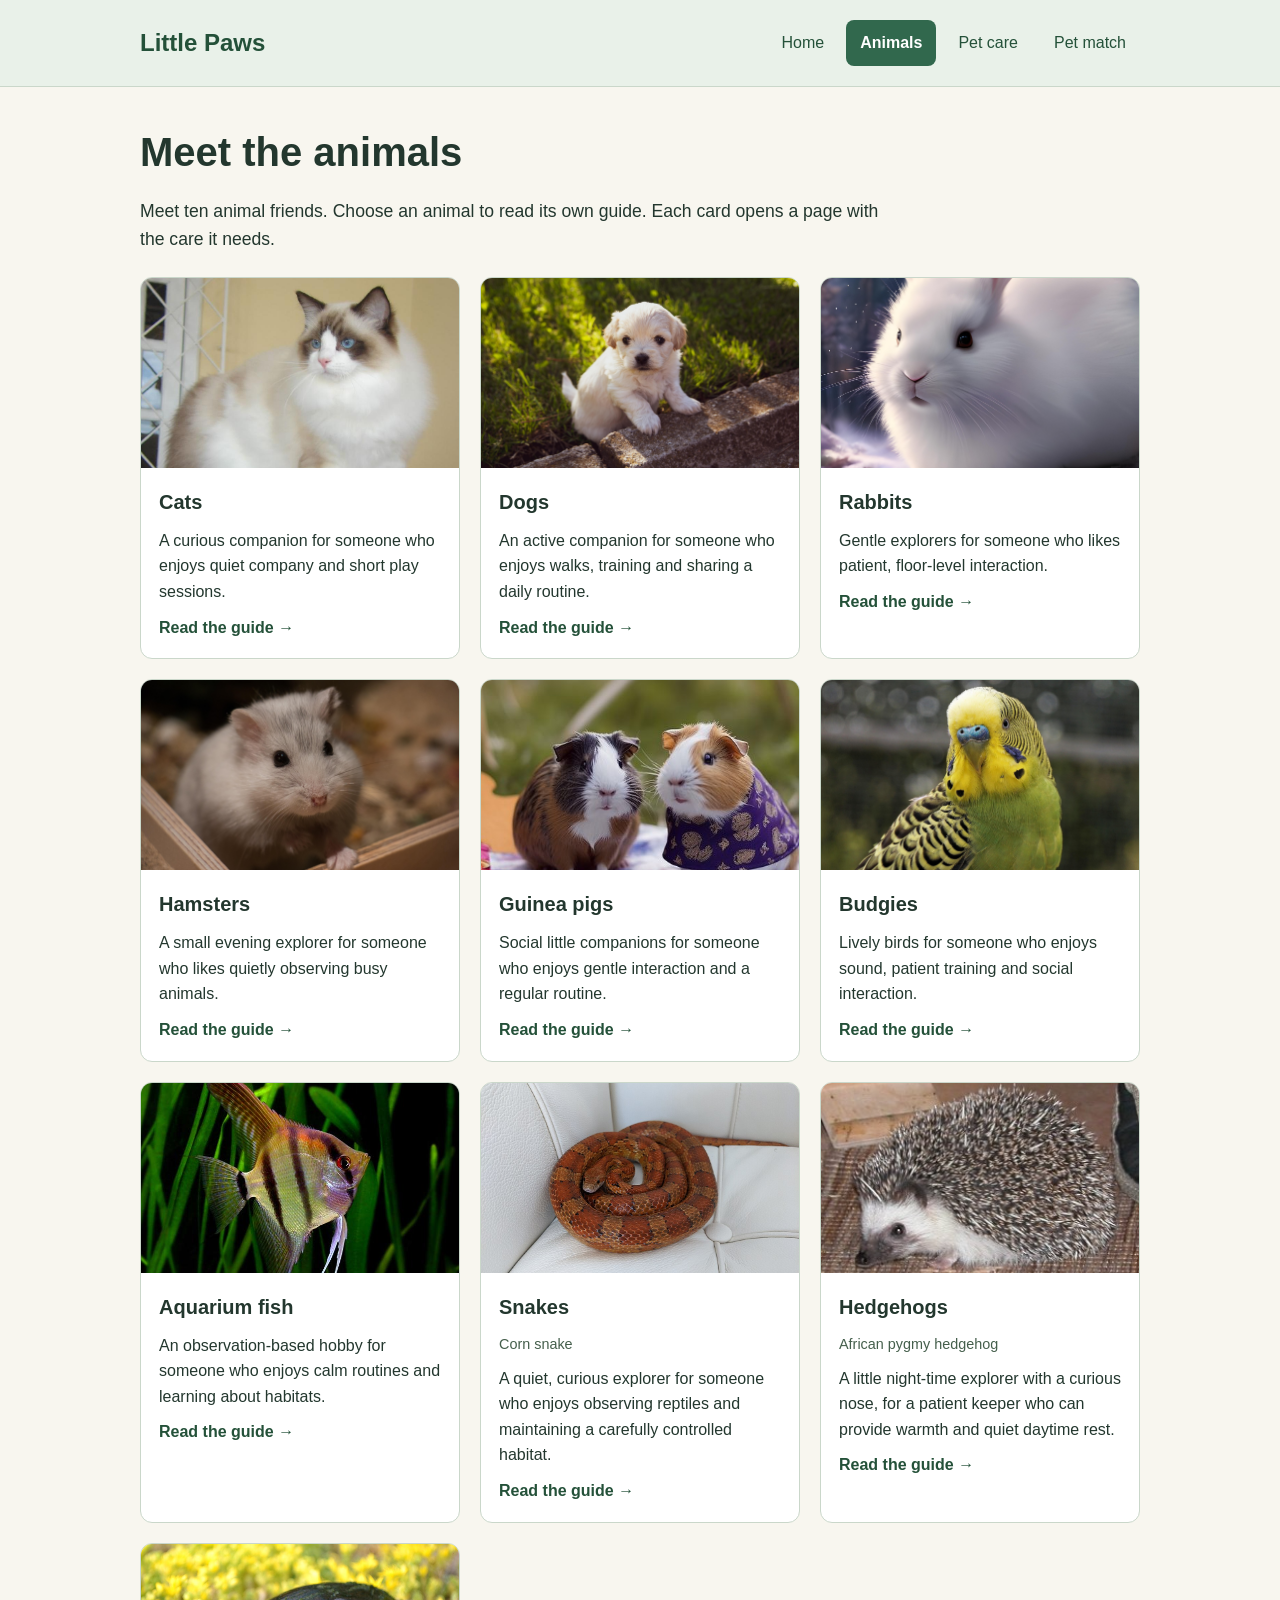
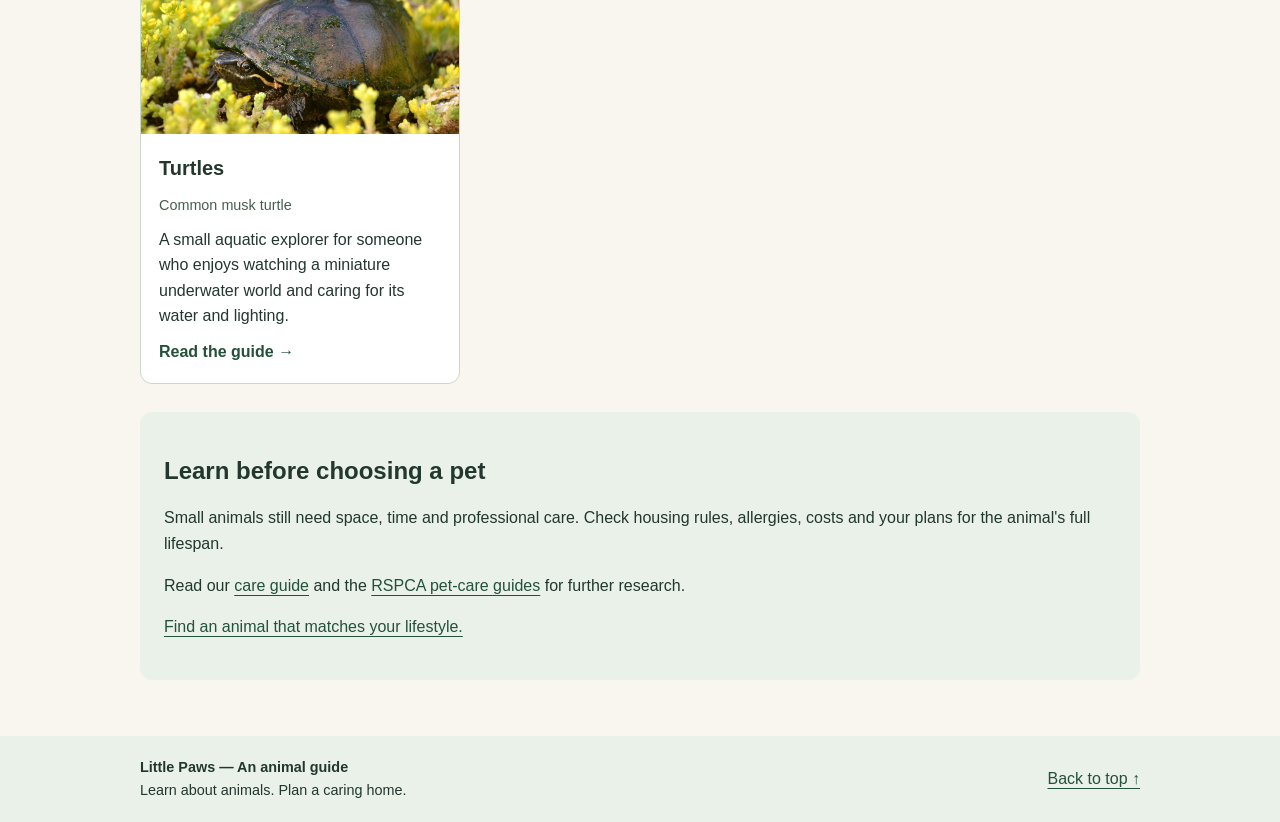
<file: animals.html>
<!DOCTYPE html>
<html lang="en">
<head>
  <meta charset="UTF-8">
  <meta name="viewport" content="width=device-width, initial-scale=1">
  <title>Animals | Little Paws</title>
  <meta name="description" content="Learn about cats, dogs, rabbits, hamsters, guinea pigs, budgies, aquarium fish, snakes, hedgehogs and turtles, including their everyday care needs.">
  <link rel="icon" type="image/png" sizes="32x32" href="favicon-32.png">
  <link rel="stylesheet" href="styles.css">
</head>
<body>
  <a class="skip-link" href="#main">Skip to content</a>
  <header id="top" tabindex="-1">
    <div class="header-inner">
      <p class="site-name"><a href="index.html">Little Paws</a></p>
      <nav aria-label="Main navigation">
        <a href="index.html">Home</a>
        <a href="animals.html" aria-current="page">Animals</a>
        <a href="care.html">Pet care</a>
        <a href="quiz.html">Pet match</a>
      </nav>
    </div>
  </header>

  <main id="main" tabindex="-1">
    <div class="page-intro">
      <h1>Meet the animals</h1>
      <p>Meet ten animal friends. Choose an animal to read its own guide. Each card opens a page with the care it needs.</p>
    </div>
    <div class="pet-tile-grid">
      <article class="pet-tile" id="cat">
        <a class="pet-tile-link" href="animal-cat.html" aria-label="Read about Cats">
          <img class="pet-tile-image" src="images/cat-ragdoll.jpg" style="object-position: center top" alt="A fluffy blue-eyed Ragdoll cat with a white coat and pink nose" width="640" height="430" loading="lazy">
          <span class="pet-tile-body">
            <span class="pet-tile-title">Cats</span>
            <span>A curious companion for someone who enjoys quiet company and short play sessions.</span>
            <span class="pet-tile-more">Read the guide &rarr;</span>
          </span>
        </a>
      </article>
      <article class="pet-tile" id="dog">
        <a class="pet-tile-link" href="animal-dog.html" aria-label="Read about Dogs">
          <img class="pet-tile-image" src="images/dog.jpg" alt="A small white puppy sitting outside" width="640" height="430" loading="lazy">
          <span class="pet-tile-body">
            <span class="pet-tile-title">Dogs</span>
            <span>An active companion for someone who enjoys walks, training and sharing a daily routine.</span>
            <span class="pet-tile-more">Read the guide &rarr;</span>
          </span>
        </a>
      </article>
      <article class="pet-tile" id="rabbit">
        <a class="pet-tile-link" href="animal-rabbit.html" aria-label="Read about Rabbits">
          <img class="pet-tile-image" src="images/rabbit.jpg" alt="A white rabbit sitting outdoors" width="640" height="430" loading="lazy">
          <span class="pet-tile-body">
            <span class="pet-tile-title">Rabbits</span>
            <span>Gentle explorers for someone who likes patient, floor-level interaction.</span>
            <span class="pet-tile-more">Read the guide &rarr;</span>
          </span>
        </a>
      </article>
      <article class="pet-tile" id="hamster">
        <a class="pet-tile-link" href="animal-hamster.html" aria-label="Read about Hamsters">
          <img class="pet-tile-image" src="images/hamster.jpg" alt="A white hamster beside its enclosure" width="640" height="430" loading="lazy">
          <span class="pet-tile-body">
            <span class="pet-tile-title">Hamsters</span>
            <span>A small evening explorer for someone who likes quietly observing busy animals.</span>
            <span class="pet-tile-more">Read the guide &rarr;</span>
          </span>
        </a>
      </article>
      <article class="pet-tile" id="guinea-pig">
        <a class="pet-tile-link" href="animal-guinea-pig.html" aria-label="Read about Guinea pigs">
          <img class="pet-tile-image" src="images/guinea-pig.jpg" alt="Two guinea pigs sitting together" width="445" height="445" loading="lazy">
          <span class="pet-tile-body">
            <span class="pet-tile-title">Guinea pigs</span>
            <span>Social little companions for someone who enjoys gentle interaction and a regular routine.</span>
            <span class="pet-tile-more">Read the guide &rarr;</span>
          </span>
        </a>
      </article>
      <article class="pet-tile" id="budgie">
        <a class="pet-tile-link" href="animal-budgie.html" aria-label="Read about Budgies">
          <img class="pet-tile-image" src="images/budgie.jpg" alt="A green and yellow budgie" width="640" height="430" loading="lazy">
          <span class="pet-tile-body">
            <span class="pet-tile-title">Budgies</span>
            <span>Lively birds for someone who enjoys sound, patient training and social interaction.</span>
            <span class="pet-tile-more">Read the guide &rarr;</span>
          </span>
        </a>
      </article>
      <article class="pet-tile" id="fish">
        <a class="pet-tile-link" href="animal-fish.html" aria-label="Read about Aquarium fish">
          <img class="pet-tile-image" src="images/fish.jpg" alt="A striped angelfish swimming among aquarium plants" width="600" height="490" loading="lazy">
          <span class="pet-tile-body">
            <span class="pet-tile-title">Aquarium fish</span>
            <span>An observation-based hobby for someone who enjoys calm routines and learning about habitats.</span>
            <span class="pet-tile-more">Read the guide &rarr;</span>
          </span>
        </a>
      </article>
      <article class="pet-tile" id="snake">
        <a class="pet-tile-link" href="animal-snake.html" aria-label="Read about Snakes">
          <img class="pet-tile-image" src="images/snake.jpg" alt="An orange corn snake curled into a relaxed coil" loading="lazy">
          <span class="pet-tile-body"><span class="pet-tile-title">Snakes</span><span class="pet-species">Corn snake</span><span>A quiet, curious explorer for someone who enjoys observing reptiles and maintaining a carefully controlled habitat.</span><span class="pet-tile-more">Read the guide &rarr;</span></span>
        </a>
      </article>
      <article class="pet-tile" id="hedgehog">
        <a class="pet-tile-link" href="animal-hedgehog.html" aria-label="Read about Hedgehogs">
          <img class="pet-tile-image" src="images/hedgehog.jpg" alt="An African pygmy hedgehog with a pale face and tiny dark nose" loading="lazy">
          <span class="pet-tile-body"><span class="pet-tile-title">Hedgehogs</span><span class="pet-species">African pygmy hedgehog</span><span>A little night-time explorer with a curious nose, for a patient keeper who can provide warmth and quiet daytime rest.</span><span class="pet-tile-more">Read the guide &rarr;</span></span>
        </a>
      </article>
      <article class="pet-tile" id="turtle">
        <a class="pet-tile-link" href="animal-turtle.html" aria-label="Read about Turtles">
          <img class="pet-tile-image" src="images/turtle.jpg" alt="A common musk turtle with yellow face stripes looking out beside green plants" loading="lazy">
          <span class="pet-tile-body"><span class="pet-tile-title">Turtles</span><span class="pet-species">Common musk turtle</span><span>A small aquatic explorer for someone who enjoys watching a miniature underwater world and caring for its water and lighting.</span><span class="pet-tile-more">Read the guide &rarr;</span></span>
        </a>
      </article>
    </div>
    <section class="animal-next-steps" aria-labelledby="learn-more-title">
      <h2 id="learn-more-title">Learn before choosing a pet</h2>
      <p>Small animals still need space, time and professional care. Check housing rules, allergies, costs and your plans for the animal's full lifespan.</p>
      <p>Read our <a href="care.html">care guide</a> and the <a href="https://www.rspca.org.uk/adviceandwelfare/pets">RSPCA pet-care guides</a> for further research.</p>
      <p><a href="quiz.html">Find an animal that matches your lifestyle.</a></p>
    </section>
  </main>

  <footer>
    <div class="footer-inner">
      <div>
        <p class="footer-title">Little Paws — An animal guide</p>
        <p>Learn about animals. Plan a caring home.</p>
      </div>
      <a href="#top">Back to top &uarr;</a>
    </div>
  </footer>
</body>
</html>
</file>
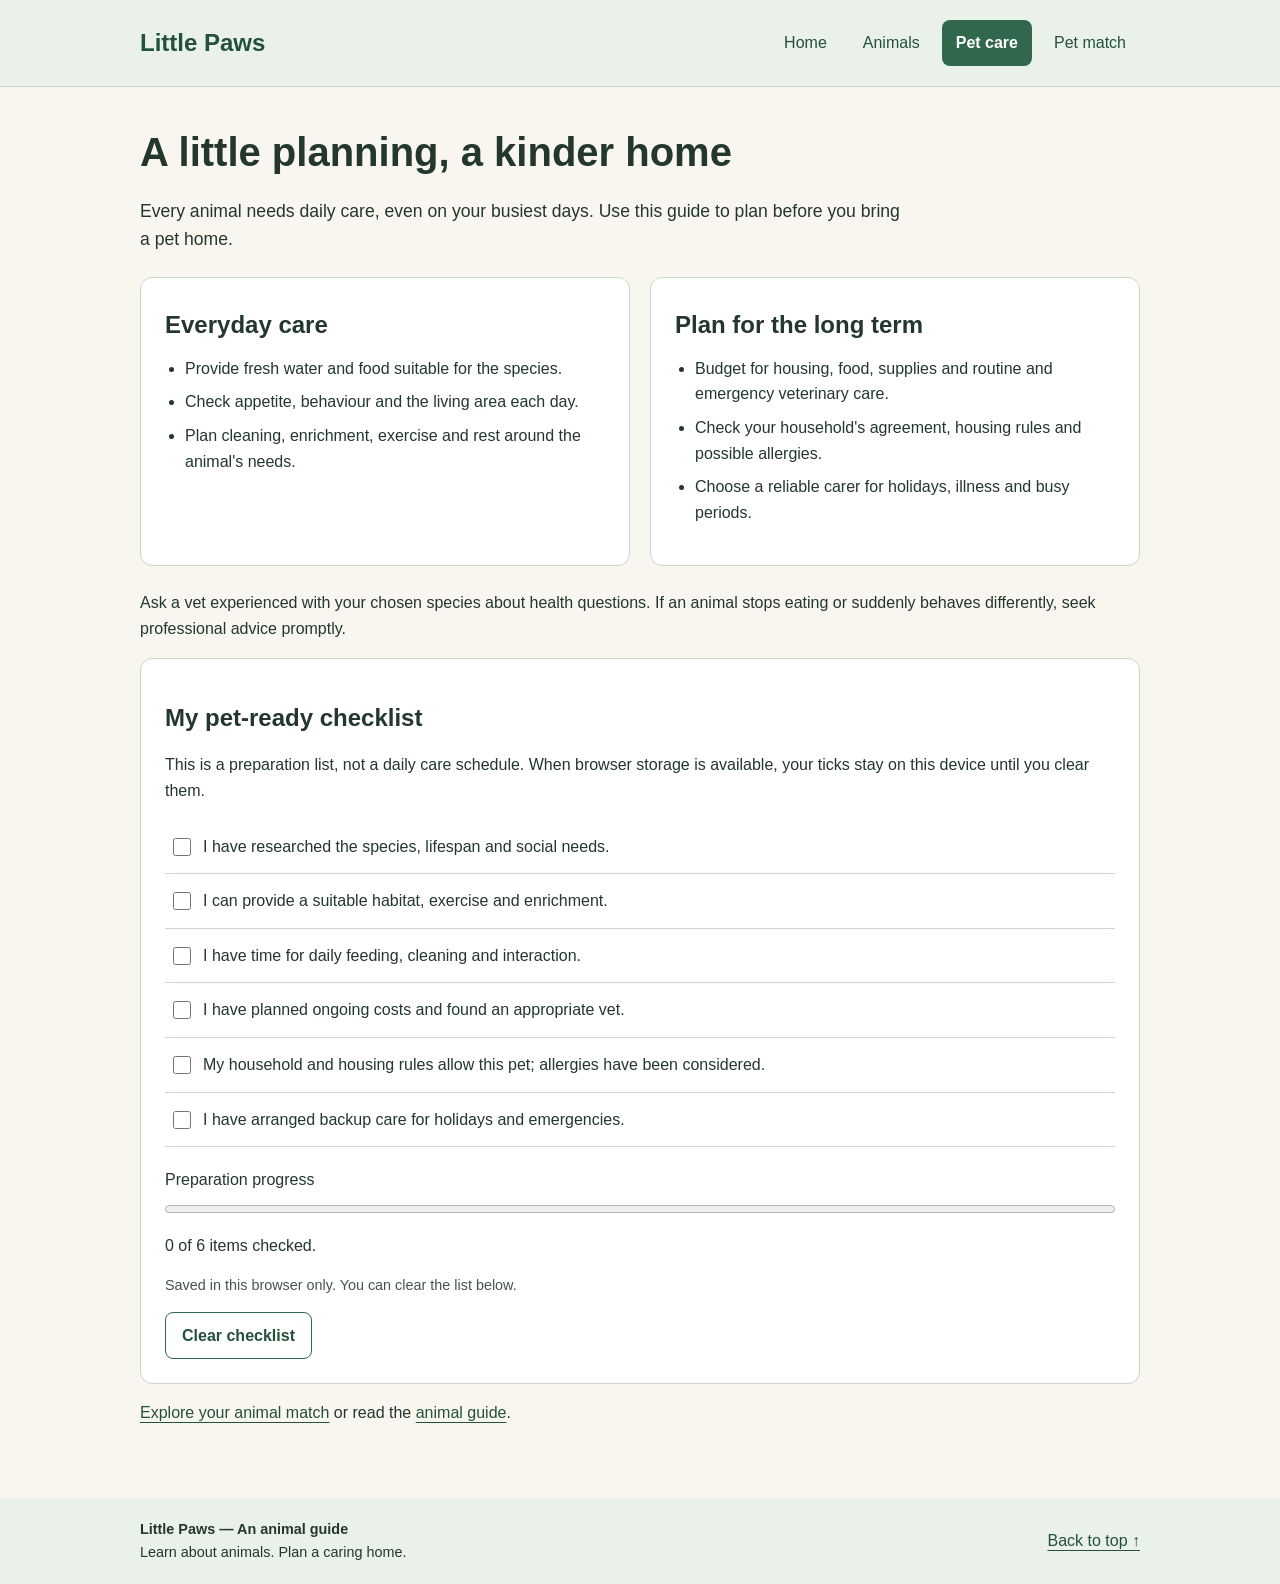
<file: care.html>
<!DOCTYPE html>
<html lang="en">
<head>
  <meta charset="UTF-8">
  <meta name="viewport" content="width=device-width, initial-scale=1">
  <title>Pet care | Little Paws</title>
  <meta name="description" content="Plan a caring home with everyday pet-care tips and a preparation checklist that saves in your browser.">
  <link rel="icon" type="image/png" sizes="32x32" href="favicon-32.png">
  <link rel="stylesheet" href="styles.css">
  <script src="care.js" defer></script>
</head>
<body>
  <a class="skip-link" href="#main">Skip to content</a>
  <header id="top" tabindex="-1">
    <div class="header-inner">
      <p class="site-name"><a href="index.html">Little Paws</a></p>
      <nav aria-label="Main navigation">
        <a href="index.html">Home</a>
        <a href="animals.html">Animals</a>
        <a href="care.html" aria-current="page">Pet care</a>
        <a href="quiz.html">Pet match</a>
      </nav>
    </div>
  </header>

  <main id="main" tabindex="-1">
    <div class="page-intro">
    <h1>A little planning, a kinder home</h1>
    <p>Every animal needs daily care, even on your busiest days. Use this guide to plan before you bring a pet home.</p>
    </div>
    <div class="animal-grid">
      <section class="animal-card">
        <h2>Everyday care</h2>
        <ul>
          <li>Provide fresh water and food suitable for the species.</li>
          <li>Check appetite, behaviour and the living area each day.</li>
          <li>Plan cleaning, enrichment, exercise and rest around the animal's needs.</li>
        </ul>
      </section>
      <section class="animal-card">
        <h2>Plan for the long term</h2>
        <ul>
          <li>Budget for housing, food, supplies and routine and emergency veterinary care.</li>
          <li>Check your household's agreement, housing rules and possible allergies.</li>
          <li>Choose a reliable carer for holidays, illness and busy periods.</li>
        </ul>
      </section>
    </div>
    <p>Ask a vet experienced with your chosen species about health questions. If an animal stops eating or suddenly behaves differently, seek professional advice promptly.</p>

    <section class="checklist-card" id="care-checklist" aria-labelledby="checklist-title">
      <h2 id="checklist-title">My pet-ready checklist</h2>
      <p>This is a preparation list, not a daily care schedule. When browser storage is available, your ticks stay on this device until you clear them.</p>
      <div id="care-items">
        <label class="check-row"><input type="checkbox" id="care-research"> <span>I have researched the species, lifespan and social needs.</span></label>
        <label class="check-row"><input type="checkbox" id="care-home"> <span>I can provide a suitable habitat, exercise and enrichment.</span></label>
        <label class="check-row"><input type="checkbox" id="care-time"> <span>I have time for daily feeding, cleaning and interaction.</span></label>
        <label class="check-row"><input type="checkbox" id="care-budget"> <span>I have planned ongoing costs and found an appropriate vet.</span></label>
        <label class="check-row"><input type="checkbox" id="care-household"> <span>My household and housing rules allow this pet; allergies have been considered.</span></label>
        <label class="check-row"><input type="checkbox" id="care-backup"> <span>I have arranged backup care for holidays and emergencies.</span></label>
      </div>
      <label for="care-progress">Preparation progress</label>
      <progress id="care-progress" max="6" value="0">0 of 6</progress>
      <p id="care-status" role="status" aria-live="polite">0 of 6 items checked.</p>
      <p id="storage-note" class="small-note"></p>
      <button class="secondary-button" id="clear-checklist" type="button" hidden>Clear checklist</button>
      <noscript><p>You can tick this list, but saving and the progress count need JavaScript.</p></noscript>
    </section>
    <p><a href="quiz.html">Explore your animal match</a> or read the <a href="animals.html">animal guide</a>.</p>
  </main>

  <footer>
    <div class="footer-inner">
      <div>
        <p class="footer-title">Little Paws — An animal guide</p>
        <p>Learn about animals. Plan a caring home.</p>
      </div>
      <a href="#top">Back to top &uarr;</a>
    </div>
  </footer>
</body>
</html>
</file>
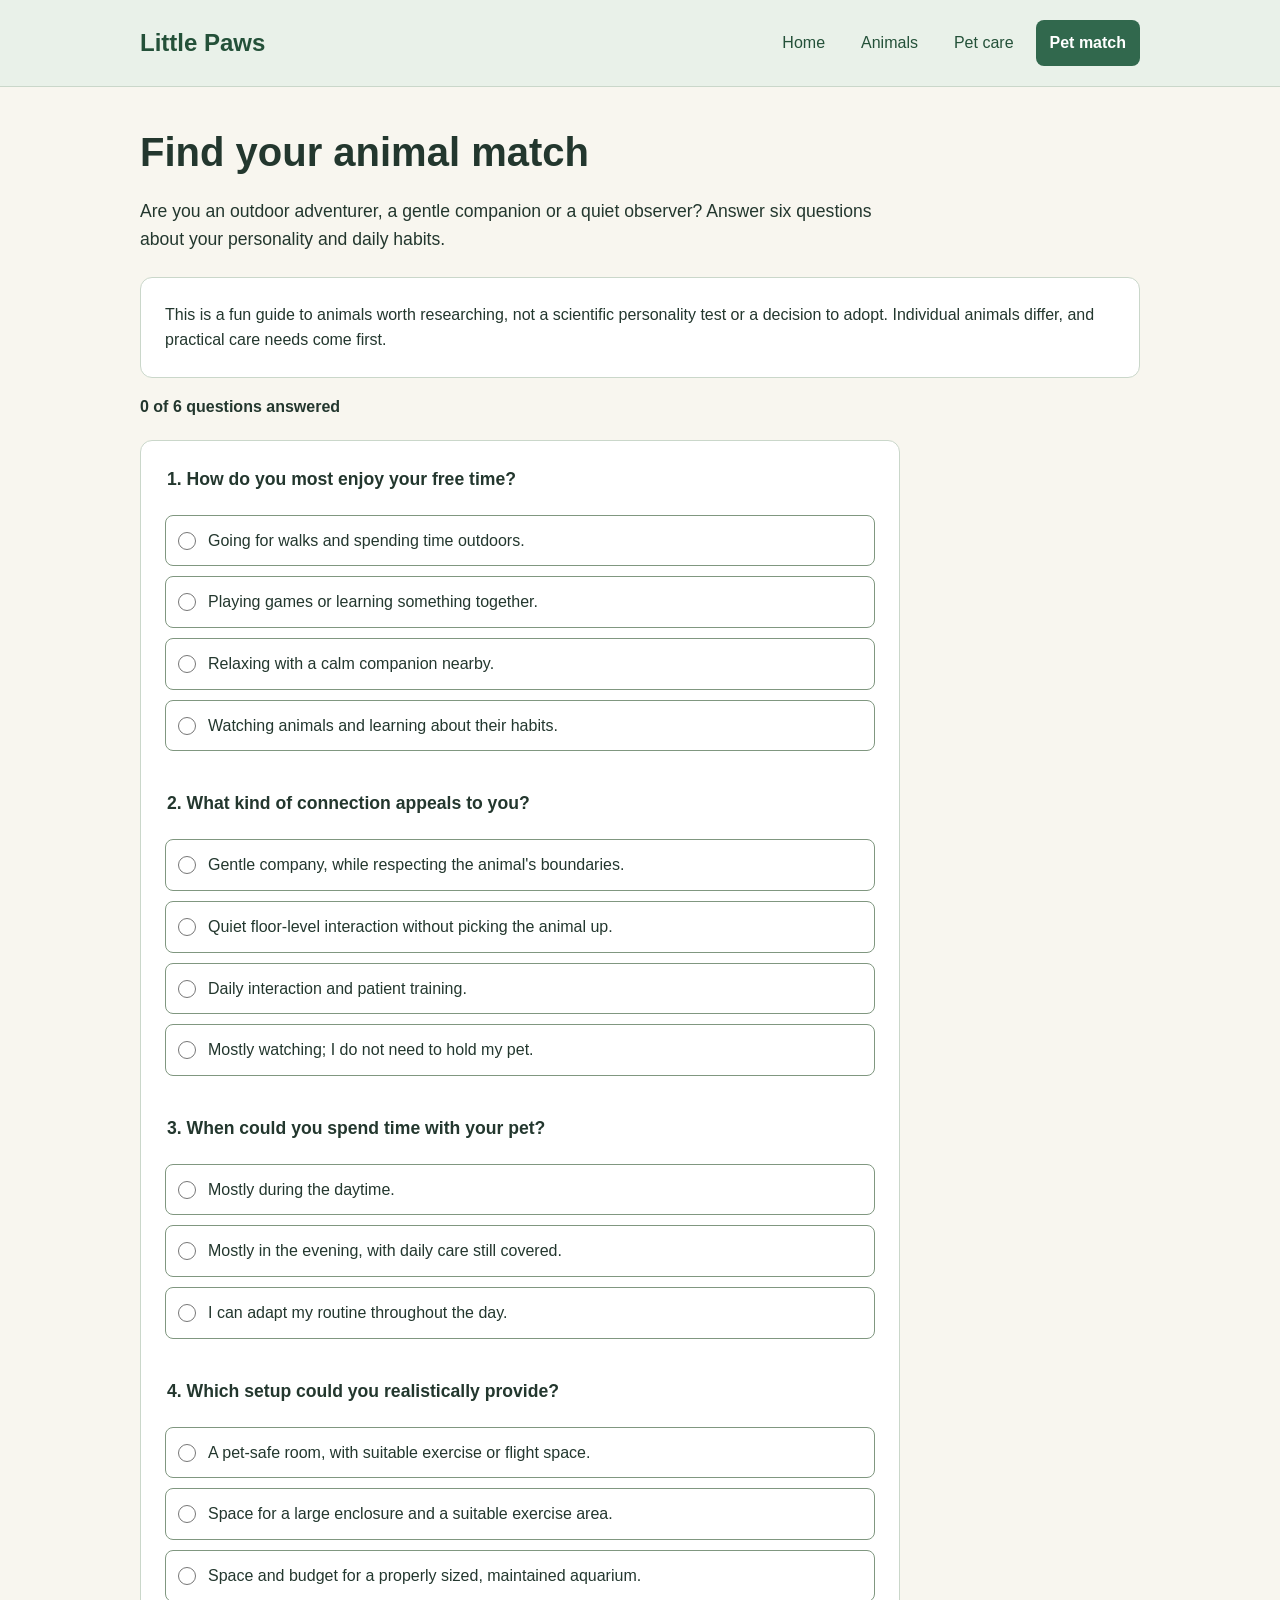
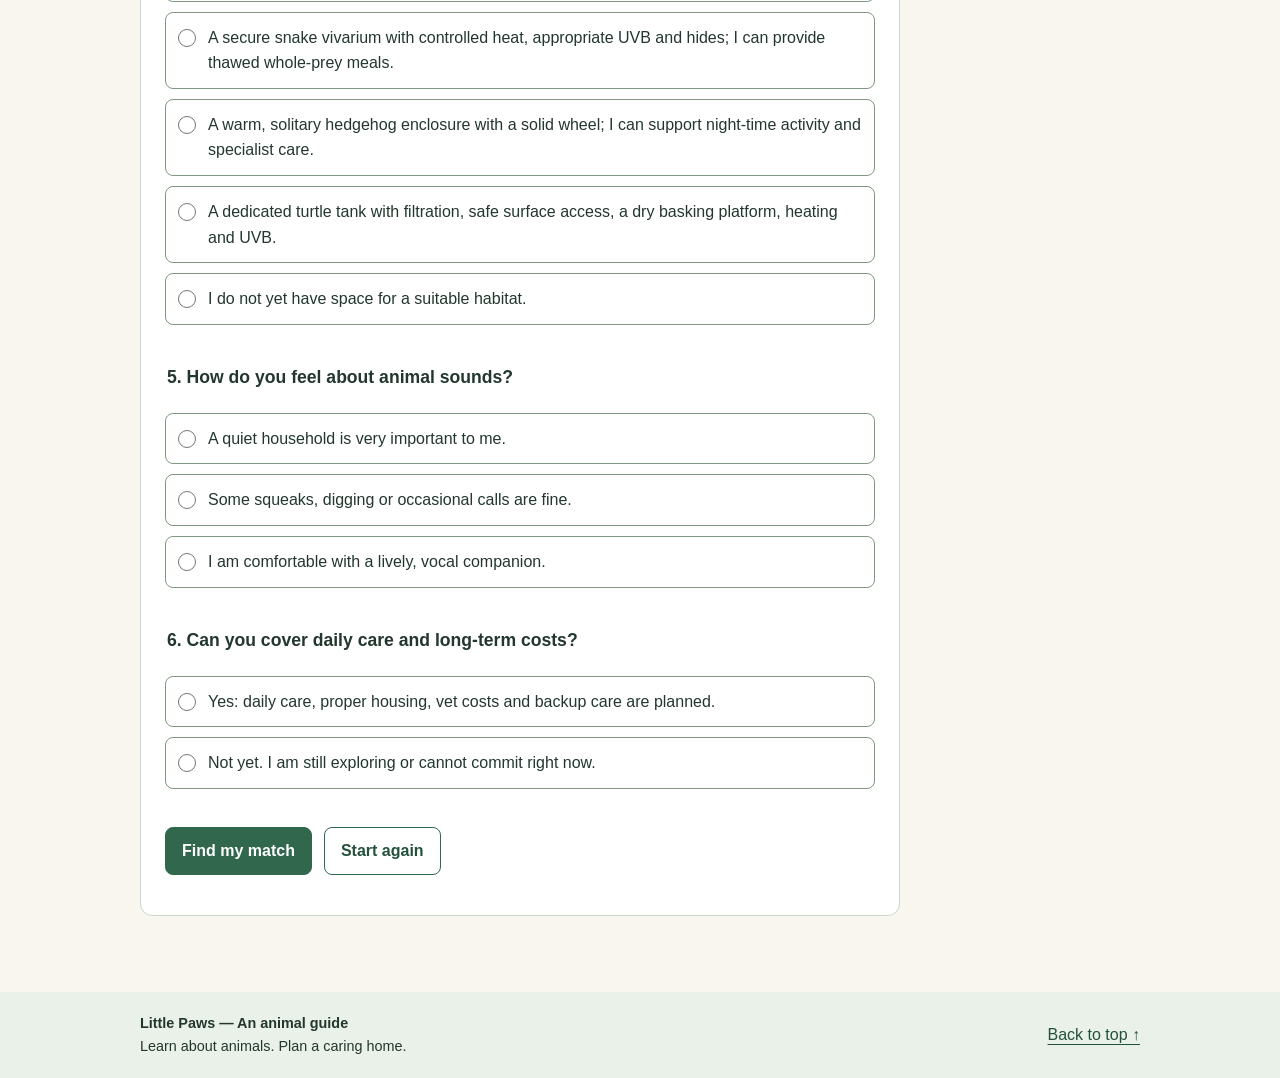
<file: quiz.html>
<!DOCTYPE html>
<html lang="en">
<head>
  <meta charset="UTF-8">
  <meta name="viewport" content="width=device-width, initial-scale=1">
  <title>Find your animal match | Little Paws</title>
  <meta name="description" content="Answer six questions about your habits and available care to explore which animal companions might suit you.">
  <link rel="icon" type="image/png" sizes="32x32" href="favicon-32.png">
  <link rel="stylesheet" href="styles.css">
  <script src="quiz.js" defer></script>
</head>
<body>
  <a class="skip-link" href="#main">Skip to content</a>
  <header id="top" tabindex="-1">
    <div class="header-inner">
      <p class="site-name"><a href="index.html">Little Paws</a></p>
      <nav aria-label="Main navigation">
        <a href="index.html">Home</a>
        <a href="animals.html">Animals</a>
        <a href="care.html">Pet care</a>
        <a href="quiz.html" aria-current="page">Pet match</a>
      </nav>
    </div>
  </header>

  <main id="main" tabindex="-1">
    <div class="page-intro">
    <h1>Find your animal match</h1>
    <p>Are you an outdoor adventurer, a gentle companion or a quiet observer? Answer six questions about your personality and daily habits.</p>
    </div>
    <p class="info-note">This is a fun guide to animals worth researching, not a scientific personality test or a decision to adopt. Individual animals differ, and practical care needs come first.</p>
    <p id="quiz-progress" role="status">0 of 6 questions answered</p>
    <form class="quiz-card match-form" id="animal-quiz" novalidate>
      <fieldset>
        <legend>1. How do you most enjoy your free time?</legend>
        <label class="quiz-option"><input type="radio" name="activity" value="outdoor" required> <span>Going for walks and spending time outdoors.</span></label>
        <label class="quiz-option"><input type="radio" name="activity" value="play" required> <span>Playing games or learning something together.</span></label>
        <label class="quiz-option"><input type="radio" name="activity" value="calm" required> <span>Relaxing with a calm companion nearby.</span></label>
        <label class="quiz-option"><input type="radio" name="activity" value="observe" required> <span>Watching animals and learning about their habits.</span></label>
      </fieldset>
      <fieldset>
        <legend>2. What kind of connection appeals to you?</legend>
        <label class="quiz-option"><input type="radio" name="company" value="gentle" required> <span>Gentle company, while respecting the animal&#x27;s boundaries.</span></label>
        <label class="quiz-option"><input type="radio" name="company" value="ground" required> <span>Quiet floor-level interaction without picking the animal up.</span></label>
        <label class="quiz-option"><input type="radio" name="company" value="training" required> <span>Daily interaction and patient training.</span></label>
        <label class="quiz-option"><input type="radio" name="company" value="watch" required> <span>Mostly watching; I do not need to hold my pet.</span></label>
      </fieldset>
      <fieldset>
        <legend>3. When could you spend time with your pet?</legend>
        <label class="quiz-option"><input type="radio" name="routine" value="day" required> <span>Mostly during the daytime.</span></label>
        <label class="quiz-option"><input type="radio" name="routine" value="evening" required> <span>Mostly in the evening, with daily care still covered.</span></label>
        <label class="quiz-option"><input type="radio" name="routine" value="flexible" required> <span>I can adapt my routine throughout the day.</span></label>
      </fieldset>
      <fieldset>
        <legend>4. Which setup could you realistically provide?</legend>
        <label class="quiz-option"><input type="radio" name="space" value="room" required> <span>A pet-safe room, with suitable exercise or flight space.</span></label>
        <label class="quiz-option"><input type="radio" name="space" value="enclosure" required> <span>Space for a large enclosure and a suitable exercise area.</span></label>
        <label class="quiz-option"><input type="radio" name="space" value="aquarium" required> <span>Space and budget for a properly sized, maintained aquarium.</span></label>
        <label class="quiz-option"><input type="radio" name="space" value="vivarium" required> <span>A secure snake vivarium with controlled heat, appropriate UVB and hides; I can provide thawed whole-prey meals.</span></label>
        <label class="quiz-option"><input type="radio" name="space" value="warm-enclosure" required> <span>A warm, solitary hedgehog enclosure with a solid wheel; I can support night-time activity and specialist care.</span></label>
        <label class="quiz-option"><input type="radio" name="space" value="turtle-tank" required> <span>A dedicated turtle tank with filtration, safe surface access, a dry basking platform, heating and UVB.</span></label>
        <label class="quiz-option"><input type="radio" name="space" value="none" required> <span>I do not yet have space for a suitable habitat.</span></label>
      </fieldset>
      <fieldset>
        <legend>5. How do you feel about animal sounds?</legend>
        <label class="quiz-option"><input type="radio" name="sound" value="quiet" required> <span>A quiet household is very important to me.</span></label>
        <label class="quiz-option"><input type="radio" name="sound" value="some" required> <span>Some squeaks, digging or occasional calls are fine.</span></label>
        <label class="quiz-option"><input type="radio" name="sound" value="lively" required> <span>I am comfortable with a lively, vocal companion.</span></label>
      </fieldset>
      <fieldset>
        <legend>6. Can you cover daily care and long-term costs?</legend>
        <label class="quiz-option"><input type="radio" name="readiness" value="ready" required> <span>Yes: daily care, proper housing, vet costs and backup care are planned.</span></label>
        <label class="quiz-option"><input type="radio" name="readiness" value="learning" required> <span>Not yet. I am still exploring or cannot commit right now.</span></label>
      </fieldset>
      <div class="button-row">
        <button class="quiz-button" type="submit">Find my match</button>
        <button class="secondary-button" type="reset">Start again</button>
      </div>
      <p id="quiz-message" role="status" aria-live="polite"></p>
    </form>
    <noscript><p>Please enable JavaScript to calculate your match, or browse the <a href="animals.html">animal guide</a>.</p></noscript>

    <section class="match-result" id="match-result" aria-labelledby="result-title" hidden>
      <h2 id="result-title" tabindex="-1"></h2>
      <p id="result-summary"></p>
      <div id="match-cards" class="animal-grid"></div>
      <p><a href="care.html#care-checklist">Work through the pet-ready checklist</a> before making any decision.</p>
    </section>
  </main>

  <footer>
    <div class="footer-inner">
      <div>
        <p class="footer-title">Little Paws — An animal guide</p>
        <p>Learn about animals. Plan a caring home.</p>
      </div>
      <a href="#top">Back to top &uarr;</a>
    </div>
  </footer>
</body>
</html>
</file>
<file: styles.css>
/* Shared colours and page layout. No external fonts or libraries are needed. */
* {
  box-sizing: border-box;
}

body {
  margin: 0;
  min-height: 100vh;
  display: flex;
  flex-direction: column;
  background: #f8f6ef;
  color: #23372e;
  font-family: Arial, sans-serif;
  line-height: 1.6;
}

[hidden] {
  display: none !important;
}

a {
  color: #245139;
  text-underline-offset: 4px;
}

a:hover {
  text-decoration-thickness: 2px;
}

h1, h2, h3 {
  line-height: 1.25;
}

h1 {
  margin: 0 0 20px;
  font-size: 2.5rem;
}

h2 {
  font-size: 1.5rem;
}

h3 {
  font-size: 1.15rem;
}

img {
  display: block;
  max-width: 100%;
  height: auto;
}

header, footer {
  background: #e9f1e9;
}

header {
  border-bottom: 1px solid #cad7ca;
}

.header-inner, .footer-inner {
  max-width: 1040px;
  margin: 0 auto;
  padding: 20px;
  display: flex;
  justify-content: space-between;
  align-items: center;
  flex-wrap: wrap;
  gap: 16px;
}

.site-name {
  margin: 0;
  font-size: 24px;
  font-weight: bold;
}

.site-name a {
  text-decoration: none;
}

nav {
  display: flex;
  flex-wrap: wrap;
  gap: 8px;
}

header nav a {
  padding: 10px 14px;
  border-radius: 8px;
  text-decoration: none;
}

header nav a:hover {
  background: #dbe7da;
}

header nav a[aria-current="page"] {
  color: white;
  background: #31684d;
  font-weight: bold;
}

main {
  width: 100%;
  max-width: 1040px;
  flex: 1;
  margin: 0 auto;
  padding: 40px 20px 56px;
}

.page-intro {
  max-width: 760px;
  margin-bottom: 24px;
}

.page-intro p {
  font-size: 1.1rem;
}

footer p {
  margin: 0;
  font-size: 0.9rem;
}

.footer-title {
  font-weight: bold;
}

.footer-inner > a {
  padding: 10px 0;
}

/* Keep visible outlines for people who navigate with the keyboard. */
:focus-visible {
  outline: 3px solid #9c4c0b;
  outline-offset: 4px;
}

.skip-link {
  position: absolute;
  top: -100px;
  left: 12px;
  z-index: 1;
  padding: 12px;
  color: #23372e;
  background: white;
}

.skip-link:focus {
  top: 8px;
}

[id] {
  scroll-margin-top: 20px;
}

/* Homepage: a simple introduction and three next steps. */
.hero {
  display: grid;
  grid-template-columns: 1fr 1fr;
  align-items: center;
  gap: 32px;
  padding: 12px 0 40px;
}

.hero h1 {
  font-size: 3rem;
}

.eyebrow {
  color: #455f4c;
  font-size: 0.85rem;
  font-weight: bold;
  letter-spacing: 0.05em;
  text-transform: uppercase;
}

.hero-photo {
  min-width: 0;
  margin: 0;
}

.hero-photo img {
  width: 100%;
  border-radius: 16px;
}

figcaption, .small-note {
  color: #45564c;
  font-size: 0.9rem;
}

figcaption {
  margin-top: 10px;
}

.home-explore {
  margin: 12px 0 32px;
}

.feature-grid {
  display: grid;
  grid-template-columns: repeat(3, minmax(0, 1fr));
  gap: 20px;
  margin-top: 24px;
}

.step-number {
  color: #31684d;
  font-size: 1.3rem;
  font-weight: bold;
}

/* Animal cards and in-page links. */
.animal-grid {
  display: grid;
  grid-template-columns: repeat(2, minmax(0, 1fr));
  gap: 20px;
  margin: 24px 0;
}

.animal-card, .quiz-card, .checklist-card, .info-note {
  min-width: 0;
  padding: 24px;
  border: 1px solid #cad7ca;
  border-radius: 12px;
  background: white;
}

.animal-card p:last-child, .info-note p:last-child {
  margin-bottom: 0;
}

.animal-icon {
  font-size: 2rem;
}

.animal-card h2 {
  margin: 8px 0 12px;
}

.animal-card ul {
  padding-left: 20px;
}

.animal-card li {
  margin-bottom: 8px;
}

.animal-links a {
  padding: 9px 14px;
  border: 1px solid #809780;
  border-radius: 24px;
  background: white;
}

.animal-links a:hover {
  background: #e9f1e9;
}

.animal-card:target {
  border-color: #31684d;
  outline: 2px solid #31684d;
  outline-offset: 3px;
}

.animal-next-steps {
  margin-top: 28px;
  padding: 24px;
  border-radius: 12px;
  background: #e9f1e9;
}

/* Shared buttons are large enough to tap on a phone. */
.button-row {
  display: flex;
  flex-wrap: wrap;
  align-items: center;
  gap: 12px;
}

.quiz-button, .primary-link, .secondary-button {
  display: inline-block;
  min-height: 44px;
  padding: 10px 16px;
  border: 1px solid #31684d;
  border-radius: 8px;
  font: inherit;
  font-weight: bold;
  text-align: center;
  text-decoration: none;
  cursor: pointer;
}

.quiz-button, .primary-link {
  background: #31684d;
  color: white;
}

.quiz-button:hover, .primary-link:hover {
  background: #245139;
}

.secondary-button {
  background: white;
  color: #245139;
}

.secondary-button:hover {
  background: #e9f1e9;
}

/* Quiz choices and result cards. */
.quiz-card {
  max-width: 760px;
  margin: 20px 0;
}

.quiz-card fieldset {
  min-width: 0;
  margin: 0 0 28px;
  padding: 0;
  border: 0;
}

.quiz-card legend {
  max-width: 100%;
  margin-bottom: 12px;
  font-size: 1.1rem;
  font-weight: bold;
}

.quiz-option {
  display: flex;
  align-items: flex-start;
  gap: 12px;
  margin: 10px 0;
  padding: 12px;
  border: 1px solid #809780;
  border-radius: 8px;
  cursor: pointer;
}

.quiz-option:hover, .quiz-option:has(input:checked) {
  background: #e9f1e9;
}

.quiz-option:has(input:checked) {
  border-color: #31684d;
}

.quiz-option input, .check-row input {
  flex-shrink: 0;
  width: 18px;
  height: 18px;
  margin: 4px 0 0;
  accent-color: #31684d;
}

#quiz-progress {
  font-weight: bold;
}

#quiz-message:not(:empty) {
  margin-bottom: 0;
  padding: 12px;
  border-left: 4px solid #9c4c0b;
  background: #fff4e7;
}

.match-result {
  margin: 32px 0;
}

.match-result .animal-grid {
  grid-template-columns: 1fr;
}

.match-result .animal-card p {
  overflow-wrap: anywhere;
}

/* Preparation checklist: saved by care.js in this browser. */
.check-row {
  display: flex;
  align-items: flex-start;
  gap: 12px;
  padding: 14px 8px;
  border-bottom: 1px solid #cad7ca;
  cursor: pointer;
}

.check-row:has(input:checked) {
  background: #e9f1e9;
}

#care-progress {
  display: block;
  width: 100%;
  height: 16px;
  margin-top: 8px;
  accent-color: #31684d;
}

#care-items {
  margin-bottom: 20px;
}

/* Stack the layouts on tablets and phones; no separate mobile menu needed. */
@media (max-width: 760px) {
  .hero, .feature-grid {
    grid-template-columns: 1fr;
  }

  .hero {
    gap: 24px;
  }

  .hero h1 {
    font-size: 2.5rem;
  }

  .header-inner {
    align-items: flex-start;
    flex-direction: column;
  }
}

@media (max-width: 600px) {
  main {
    padding: 28px 16px 40px;
  }

  .header-inner, .footer-inner {
    padding: 16px;
  }

  header nav {
    width: 100%;
    gap: 4px;
  }

  header nav a {
    padding: 10px;
  }

  h1 {
    font-size: 2rem;
  }

  .animal-grid {
    grid-template-columns: 1fr;
  }

  .animal-card, .quiz-card, .checklist-card, .info-note, .animal-next-steps {
    padding: 18px;
  }

  .hero .button-row > a {
    width: 100%;
  }
}

/* Pet photo carousel: one visible slide at a time. */
.pet-carousel { min-width: 0; }
.carousel-slide { margin: 0; }
.carousel-slide img { width: 100%; aspect-ratio: 3 / 2; object-fit: cover; border-radius: 16px; }
.carousel-slide figcaption { display: flex; justify-content: space-between; gap: 12px; flex-wrap: wrap; }
.carousel-controls { display: flex; align-items: center; gap: 10px; margin-top: 12px; }
.carousel-controls button {
  min-width: 44px; min-height: 44px; padding: 8px 12px;
  border: 1px solid #31684d; border-radius: 8px; background: white;
  color: #245139; font: inherit; cursor: pointer;
}
.carousel-controls button:hover { background: #e9f1e9; }
.carousel-controls #carousel-toggle { margin-left: auto; }

/* The overview shows short links. The full care text lives on each detail page. */
.pet-tile-grid { display: grid; grid-template-columns: repeat(3, minmax(0, 1fr)); gap: 20px; margin: 24px 0; }
.pet-tile { min-width: 0; background: white; border: 1px solid #cad7ca; border-radius: 12px; overflow: hidden; }
.pet-tile-link { display: block; height: 100%; color: inherit; text-decoration: none; }
.pet-tile-link:hover { background: #f2f7f1; }
.pet-tile-link:hover .pet-tile-more { text-decoration: underline; }
.pet-tile:target { outline: 3px solid #31684d; outline-offset: 3px; }
.pet-tile-image { display: block; width: 100%; height: 190px; object-fit: cover; }
.pet-tile-body { display: grid; gap: 10px; padding: 18px; }
.pet-tile-title { font-size: 1.25rem; font-weight: bold; }
.pet-tile-more { color: #245139; font-weight: bold; }

.breadcrumb { margin-bottom: 24px; }
.pet-detail { display: grid; grid-template-columns: 1fr 1fr; align-items: center; gap: 28px; }
.pet-detail-lead { font-size: 1.2rem; }
.pet-detail-image { width: 100%; max-height: 380px; object-fit: cover; border-radius: 16px; }
.pet-care-detail { grid-column: 1 / -1; padding: 24px; border: 1px solid #cad7ca; border-radius: 12px; background: white; }
.pet-care-detail h2 { margin-top: 0; }
.detail-next { display: flex; flex-wrap: wrap; gap: 12px; margin-top: 24px; }
@media (max-width: 760px) {
  .pet-tile-grid { grid-template-columns: repeat(2, minmax(0, 1fr)); }
  .pet-detail { grid-template-columns: 1fr; }
  .pet-care-detail { grid-column: auto; }
}
@media (max-width: 600px) {
  .pet-tile-grid { grid-template-columns: 1fr; }
  .pet-tile-image { height: 210px; }
  .carousel-slide figcaption { display: block; }
  .carousel-slide figcaption a { display: block; }
}

/* Expanded animal guides: short jump links and readable care sections. */
.guide-jump {
  display: flex;
  flex-wrap: wrap;
  gap: 10px;
  margin: 28px 0;
}
.guide-jump a {
  display: inline-block;
  padding: 9px 14px;
  border: 1px solid #809780;
  border-radius: 24px;
  background: white;
  text-decoration: none;
}
.guide-jump a:hover { background: #e9f1e9; }
.guide-sections {
  display: grid;
  grid-template-columns: repeat(2, minmax(0, 1fr));
  gap: 20px;
}
.guide-panel {
  min-width: 0;
  padding: 24px;
  border: 1px solid #cad7ca;
  border-radius: 12px;
  background: white;
}
.guide-panel:target {
  border-color: #31684d;
  outline: 2px solid #31684d;
  outline-offset: 2px;
}
.guide-panel h2 { margin-top: 0; }
.guide-panel h3 { margin-bottom: 8px; }
.guide-panel ul { padding-left: 22px; }
.guide-panel li { margin-bottom: 12px; }
.guide-panel li:last-child { margin-bottom: 0; }
.guide-note { color: #45564c; font-size: .92rem; }
@media (max-width: 760px) {
  .guide-sections { grid-template-columns: 1fr; }
}
@media (max-width: 600px) {
  .guide-panel { padding: 18px; }
}

/* New friends: soft photo entrance; respect visitors who prefer less motion. */
.pet-portrait { margin: 0; min-width: 0; }
.photo-credit { font-size: .8rem; overflow-wrap: anywhere; }
.pet-species { color: #455f4c; font-size: .9rem; }
@media (prefers-reduced-motion: no-preference) {
  .carousel-slide.is-active img { animation: photo-hello .65s ease-out; }
  @keyframes photo-hello { from { opacity: .35; transform: translateY(5px); } to { opacity: 1; transform: translateY(0); } }
}
</file>
